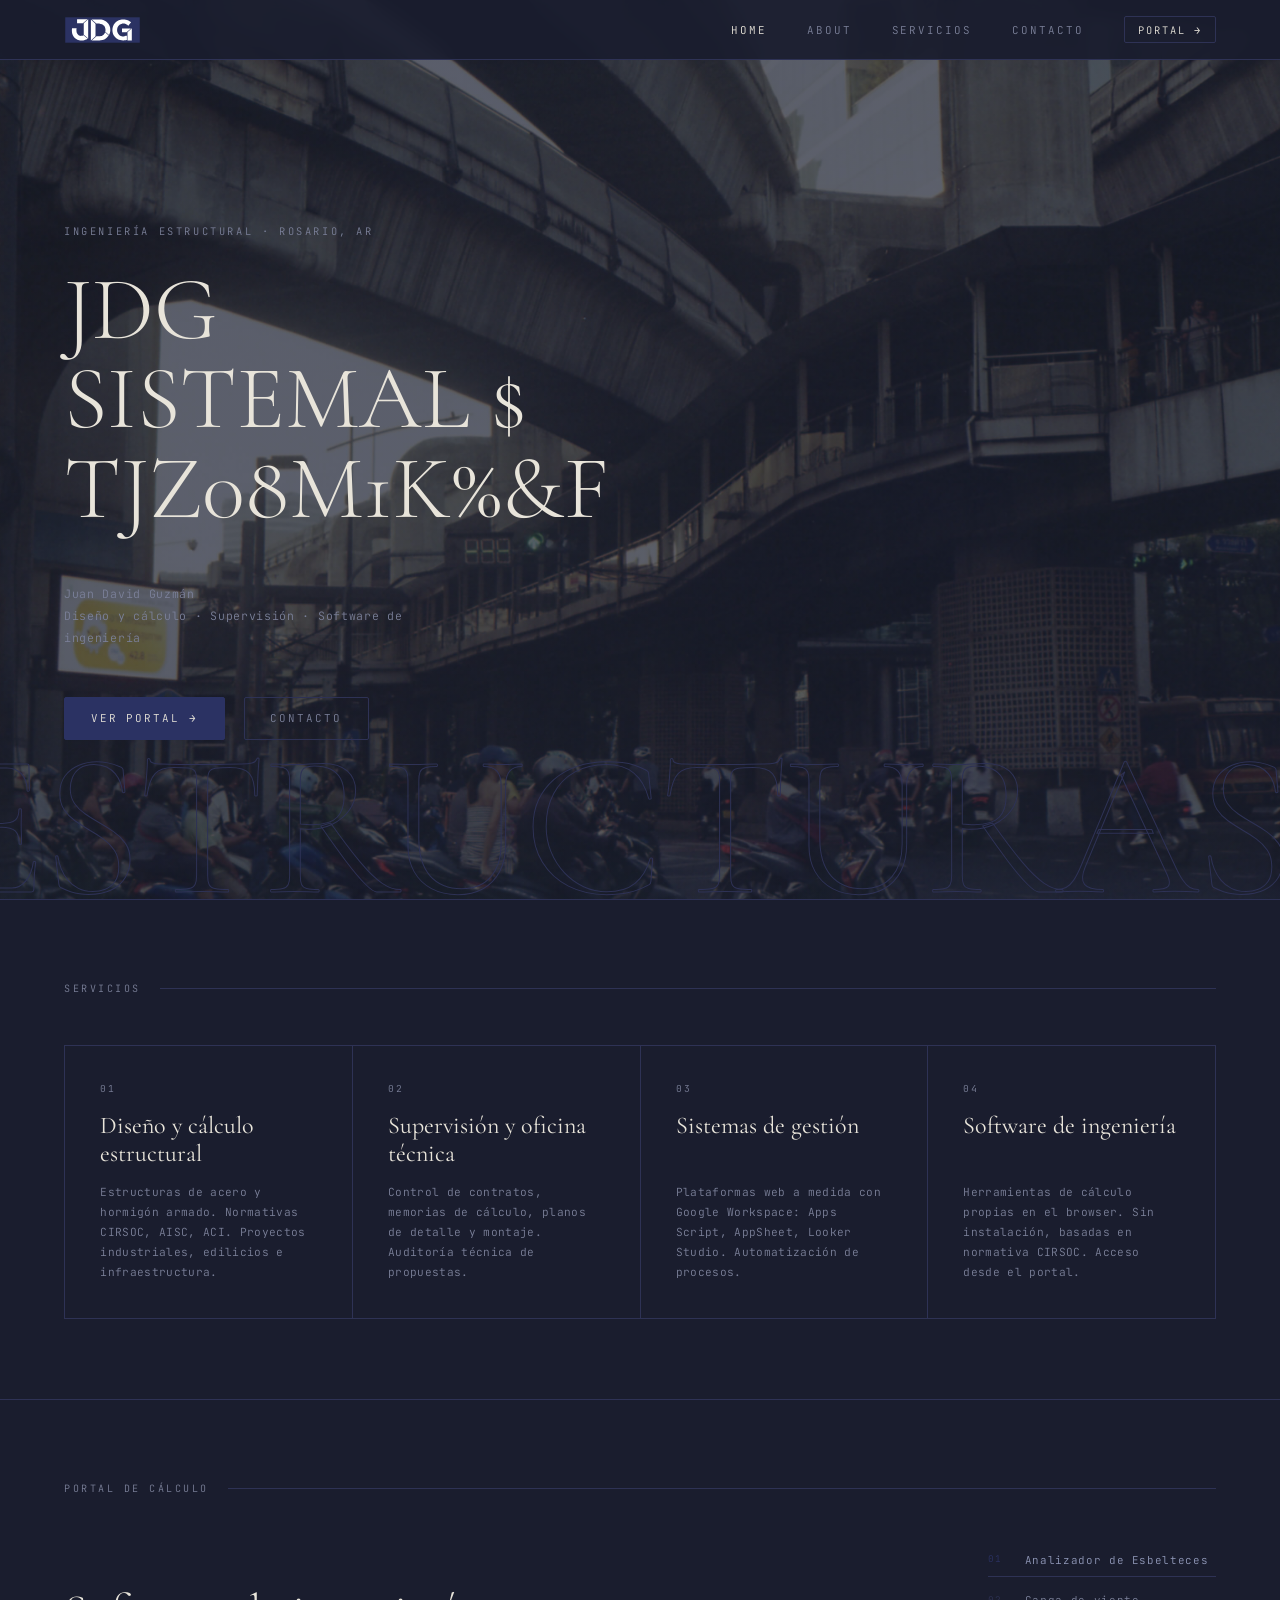
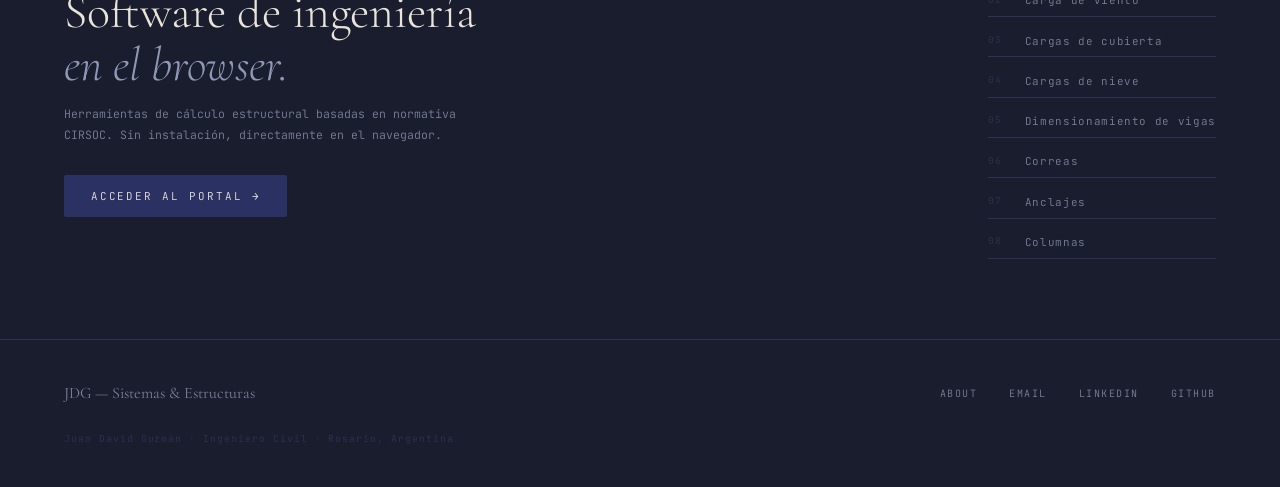
<file: src/index.html>
<!DOCTYPE html>
<html lang="es">
<head>
  <meta charset="UTF-8">
  <meta name="viewport" content="width=device-width, initial-scale=1.0">
  <title>JDG — Sistemas & Estructuras</title>
  <link rel="preconnect" href="https://fonts.googleapis.com">
  <link rel="preconnect" href="https://fonts.gstatic.com" crossorigin>
  <link href="https://fonts.googleapis.com/css2?family=Cormorant+Garamond:ital,wght@0,300;0,400;0,600;1,300&family=JetBrains+Mono:wght@300;400;500&display=swap" rel="stylesheet">

  <link rel="stylesheet" href="assets/css/variables.css">
  <link rel="stylesheet" href="assets/css/site.css">

  <style>
    /* ── HERO ── */
    .hero {
      min-height: 100vh;
      display: flex;
      flex-direction: column;
      justify-content: center;
      padding: 8rem 4rem 4rem;
      position: relative;
      overflow: hidden;
      border-bottom: 1px solid var(--border);
    }

    /* Watermark outline gigante */
    .hero::after {
      content: 'ESTRUCTURAS';
      position: absolute;
      right: -0.05em;
      bottom: -0.15em;
      font-family: var(--font-serif);
      font-size: clamp(6rem, 16vw, 16rem);
      font-weight: 300;
      color: transparent;
      -webkit-text-stroke: 1px var(--border);
      line-height: 1;
      pointer-events: none;
      letter-spacing: -0.02em;
      user-select: none;
    }

    .hero-label {
      font-size: 0.65rem;
      letter-spacing: 0.25em;
      text-transform: uppercase;
      color: var(--muted);
      margin-bottom: 1.5rem;
    }

    .hero-title {
      font-family: var(--font-serif);
      font-weight: 300;
      font-size: clamp(3rem, 7vw, 6rem);
      line-height: 1.0;
      color: var(--text);
      max-width: 700px;
      margin-bottom: 0.2em;
    }

    /* El span que contiene el texto animado */
    #decrypt-target {
      display: block;
    }

    .hero-sub {
      margin-top: 2rem;
      font-size: 0.72rem;
      color: var(--muted);
      letter-spacing: 0.06em;
      line-height: 1.9;
      max-width: 380px;
    }

    .hero-ctas {
      margin-top: 3rem;
      display: flex;
      gap: 1.2rem;
      align-items: center;
    }

    /* ── SERVICIOS ── */
    .services-grid {
      display: grid;
      grid-template-columns: repeat(auto-fill, minmax(260px, 1fr));
      gap: 1px;
      background: var(--border);
      border: 1px solid var(--border);
    }

    .service-card {
      background: var(--bg);
      padding: 2.2rem;
      display: flex;
      flex-direction: column;
      gap: 0.9rem;
      transition: background 0.2s;
      min-height: 220px;
    }
    .service-card:hover { background: var(--surface); }

    .service-num {
      font-size: 0.6rem;
      letter-spacing: 0.2em;
      color: var(--muted);
    }

    .service-title {
      font-family: var(--font-serif);
      font-size: 1.5rem;
      font-weight: 400;
      line-height: 1.15;
      color: var(--text);
    }

    .service-desc {
      font-size: 0.7rem;
      color: var(--muted);
      line-height: 1.8;
      letter-spacing: 0.03em;
      margin-top: auto;
    }

    /* ── PORTAL CTA ── */
    .portal-cta {
      display: flex;
      align-items: center;
      justify-content: space-between;
      gap: 2rem;
      flex-wrap: wrap;
    }

    .portal-cta-text h2 {
      font-family: var(--font-serif);
      font-size: clamp(1.8rem, 4vw, 3rem);
      font-weight: 300;
      line-height: 1.1;
      margin-bottom: 0.8rem;
    }

    .portal-cta-text p {
      font-size: 0.72rem;
      color: var(--muted);
      max-width: 420px;
      line-height: 1.8;
    }

    .portal-modules {
      display: flex;
      flex-direction: column;
      gap: 0.5rem;
      min-width: 220px;
    }

    .module-item {
      display: flex;
      align-items: center;
      gap: 0.8rem;
      font-size: 0.68rem;
      color: var(--muted);
      letter-spacing: 0.06em;
      padding: 0.4rem 0;
      border-bottom: 1px solid var(--border);
    }
    .module-item .mod-num {
      font-size: 0.58rem;
      letter-spacing: 0.12em;
      color: var(--border);
      width: 24px;
    }
    .module-item.live { color: var(--accent); }
    .module-item.live .mod-num { color: var(--navy); }

    /* ── RESPONSIVE ── */
    @media (max-width: 768px) {
      .hero { padding: 7rem 1.5rem 4rem; }
      .portal-cta { flex-direction: column; }
    }
  </style>

  <!-- ══════════════════════════════════════════════════════════
       HERO BG IMAGE — para desactivar, comentar todo este bloque
       Ajustá --hero-overlay-opacity: 0 = imagen pura · 1 = sin imagen
       ══════════════════════════════════════════════════════════ -->
  <style id="hero-bg">
    :root { --hero-overlay-opacity: 0.70; }

    .hero {
      background-image:
        linear-gradient(
          rgba(26, 29, 46, var(--hero-overlay-opacity)),
          rgba(26, 29, 46, var(--hero-overlay-opacity))
        ),
        url('assets/css/bangkok.jpg');
      background-size: auto, cover;
      background-position: center, center;
      background-repeat: no-repeat;
    }
  </style>
  <!-- FIN HERO BG IMAGE ════════════════════════════════════════ -->

</head>

<body>

  <!-- ── NAV ── -->
  <nav>
    <span class="nav-logo">
      <!-- ACOTACIÓN PARA R.P.: Logo blanco sobre fondo oscuro. Cambiar src si se actualiza el asset. -->
      <img src="../marca/jdg/logo.svg" alt="JDG">
    </span>
    <ul class="nav-links">
      <li><a href="index.html" class="active">Home</a></li>
      <li><a href="about.html">About</a></li>
      <li><a href="servicios.html">Servicios</a></li>
      <li><a href="contacto.html">Contacto</a></li>
      <li><a class="nav-portal" href="portal/index.html">Portal →</a></li>
    </ul>
  </nav>

  <!-- ── HERO ── -->
  <section class="hero" id="home">
    <p class="hero-label">Ingeniería estructural · Rosario, AR</p>

    <h1 class="hero-title">
      <!-- La primera línea es fija; la segunda es animada por decrypt.js -->
      JDG<br>
      <span id="decrypt-target"></span>
    </h1>

    <p class="hero-sub">
      Juan David Guzmán<br>
      Diseño y cálculo · Supervisión · Software de ingeniería
    </p>

    <div class="hero-ctas">
      <a class="btn-primary" href="portal/index.html">Ver portal →</a>
      <a class="btn-ghost" href="contacto.html">Contacto</a>
    </div>
  </section>

  <!-- ── SERVICIOS ── -->
  <section id="servicios">
    <div class="section-header">
      <span class="section-label">Servicios</span>
      <div class="section-line"></div>
    </div>

    <div class="services-grid">
      <div class="service-card">
        <span class="service-num">01</span>
        <h3 class="service-title">Diseño y cálculo estructural</h3>
        <p class="service-desc">Estructuras de acero y hormigón armado. Normativas CIRSOC, AISC, ACI. Proyectos industriales, edilicios e infraestructura.</p>
      </div>
      <div class="service-card">
        <span class="service-num">02</span>
        <h3 class="service-title">Supervisión y oficina técnica</h3>
        <p class="service-desc">Control de contratos, memorias de cálculo, planos de detalle y montaje. Auditoría técnica de propuestas.</p>
      </div>
      <div class="service-card">
        <span class="service-num">03</span>
        <h3 class="service-title">Sistemas de gestión</h3>
        <p class="service-desc">Plataformas web a medida con Google Workspace: Apps Script, AppSheet, Looker Studio. Automatización de procesos.</p>
      </div>
      <div class="service-card">
        <span class="service-num">04</span>
        <h3 class="service-title">Software de ingeniería</h3>
        <p class="service-desc">Herramientas de cálculo propias en el browser. Sin instalación, basadas en normativa CIRSOC. Acceso desde el portal.</p>
      </div>
    </div>
  </section>

  <!-- ── PORTAL CTA ── -->
  <section id="portal-cta">
    <div class="section-header">
      <span class="section-label">Portal de cálculo</span>
      <div class="section-line"></div>
    </div>

    <div class="portal-cta">
      <div class="portal-cta-text">
        <h2>Software de ingeniería<br><em style="font-style:italic; color: var(--accent);">en el browser.</em></h2>
        <p>Herramientas de cálculo estructural basadas en normativa CIRSOC. Sin instalación, directamente en el navegador.</p>
        <a class="btn-primary" href="portal/index.html" style="display:inline-block; margin-top: 1.8rem;">Acceder al portal →</a>
      </div>

      <div class="portal-modules">
        <div class="module-item live">
          <span class="mod-num">01</span>
          Analizador de Esbelteces
        </div>
        <div class="module-item">
          <span class="mod-num">02</span>
          Carga de viento
        </div>
        <div class="module-item">
          <span class="mod-num">03</span>
          Cargas de cubierta
        </div>
        <div class="module-item">
          <span class="mod-num">04</span>
          Cargas de nieve
        </div>
        <div class="module-item">
          <span class="mod-num">05</span>
          Dimensionamiento de vigas
        </div>
        <div class="module-item">
          <span class="mod-num">06</span>
          Correas
        </div>
        <div class="module-item">
          <span class="mod-num">07</span>
          Anclajes
        </div>
        <div class="module-item">
          <span class="mod-num">08</span>
          Columnas
        </div>
      </div>
    </div>
  </section>

  <!-- ── FOOTER ── -->
  <footer>
    <span class="footer-brand">JDG — Sistemas & Estructuras</span>
    <ul class="footer-links">
      <li><a href="about.html">About</a></li>
      <li><a href="mailto:ing.guzmanjuandavid@gmail.com">Email</a></li>
      <li><a href="https://www.linkedin.com/in/ingjdg/" target="_blank" rel="noopener">LinkedIn</a></li>
      <li><a href="https://github.com/jdging" target="_blank" rel="noopener">GitHub</a></li>
    </ul>
    <p class="footer-copy">Juan David Guzmán · Ingeniero Civil · Rosario, Argentina</p>
  </footer>

  <!-- ── ANIMACIÓN DECRYPT ── -->
  <!-- Qué hace: revela "SISTEMAS & ESTRUCTURAS" letra por letra con chars random -->
  <!-- Cómo funciona: cada letra pasa por N frames de caracteres aleatorios antes de fijarse -->
  <script>
    (function() {
      const TARGET = 'SISTEMAS & ESTRUCTURAS';
      const CHARS  = 'ABCDEFGHIJKLMNOPQRSTUVWXYZ0123456789@#$%&';
      const FRAME_INTERVAL = 30;  // ms entre frames
      const SCRAMBLE_STEPS = 5;   // cuántas veces cambia cada letra antes de fijarse

      const el = document.getElementById('decrypt-target');

      // Construye el estado inicial: todo underscore
      let revealed = Array(TARGET.length).fill(false);
      let steps    = Array(TARGET.length).fill(0);

      function randomChar() {
        return CHARS[Math.floor(Math.random() * CHARS.length)];
      }

      function render() {
        let output = '';
        for (let i = 0; i < TARGET.length; i++) {
          if (TARGET[i] === ' ') {
            output += ' ';
          } else if (revealed[i]) {
            output += TARGET[i];
          } else {
            output += randomChar();
          }
        }
        el.textContent = output;
      }

      // Revela de izquierda a derecha, con un delay entre letras
      let currentLetter = 0;

      function tick() {
        render();

        // Avanza la letra actual
        if (currentLetter < TARGET.length) {
          if (TARGET[currentLetter] === ' ') {
            revealed[currentLetter] = true;
            currentLetter++;
          } else {
            steps[currentLetter]++;
            if (steps[currentLetter] >= SCRAMBLE_STEPS) {
              revealed[currentLetter] = true;
              currentLetter++;
            }
          }
        }

        if (currentLetter < TARGET.length) {
          setTimeout(tick, FRAME_INTERVAL);
        } else {
          // Última render con todo fijo
          el.textContent = TARGET;
        }
      }

      // Arranca con un delay inicial
      setTimeout(tick, 600);
    })();
  </script>

</body>
</html>
</file>
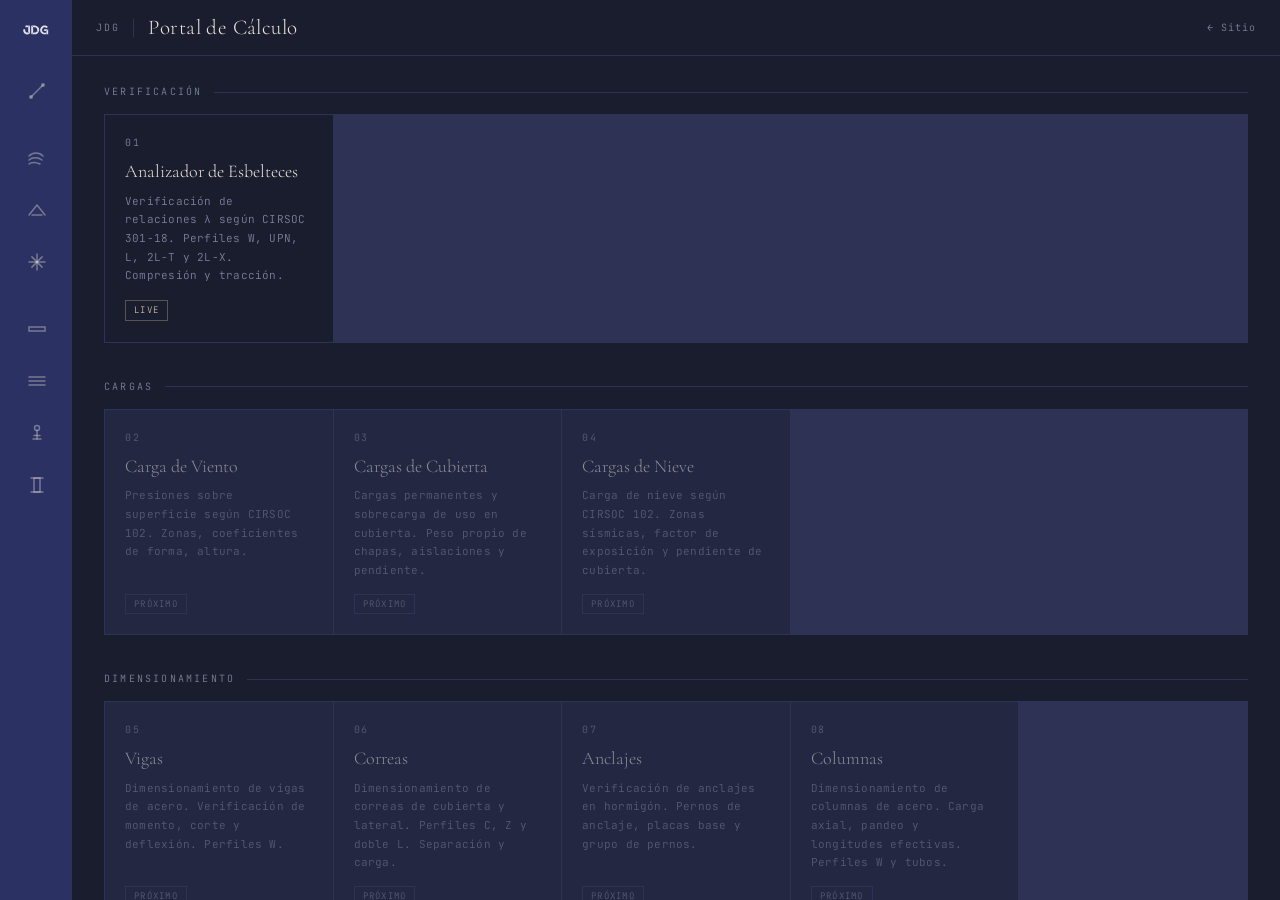
<file: src/portal/index.html>
<!DOCTYPE html>
<html lang="es">
<head>
  <meta charset="UTF-8">
  <meta name="viewport" content="width=device-width, initial-scale=1.0">
  <title>Portal de Cálculo — JDG</title>

  <link rel="preconnect" href="https://fonts.googleapis.com">
  <link rel="preconnect" href="https://fonts.gstatic.com" crossorigin>
  <link href="https://fonts.googleapis.com/css2?family=Cormorant+Garamond:ital,wght@0,300;0,400;0,600;1,300&family=JetBrains+Mono:wght@300;400;500&display=swap" rel="stylesheet">

  <link rel="stylesheet" href="../assets/css/variables.css">
  <link rel="stylesheet" href="../assets/css/portal.css">

  <style>
    /* ============================================================
       CONTENIDO DEL HUB — scrolleable
       ============================================================ */
    .hub-body {
      flex: 1;
      overflow-y: auto;
      padding: 28px 32px;
    }

    /* Grupo de módulos (Verificación / Cargas / Dimensionamiento) */
    .module-group {
      margin-bottom: 36px;
    }

    .group-label {
      font-size: 10px;
      letter-spacing: 0.22em;
      text-transform: uppercase;
      color: var(--muted);
      margin-bottom: 14px;
      display: flex;
      align-items: center;
      gap: 12px;
    }

    .group-label::after {
      content: '';
      flex: 1;
      height: 1px;
      background: var(--border);
    }

    /* Grid de tarjetas — 3 por fila en pantallas anchas */
    .module-grid {
      display: grid;
      grid-template-columns: repeat(auto-fill, minmax(220px, 1fr));
      gap: 1px;
      background: var(--border);
      border: 1px solid var(--border);
    }

    /* ============================================================
       TARJETA DE MÓDULO
       ============================================================ */
    .module-card {
      background: var(--bg);
      padding: 20px;
      display: flex;
      flex-direction: column;
      gap: 10px;
      min-height: 140px;
      position: relative;
      transition: background 0.2s;
    }

    /* Solo las tarjetas live son clickeables */
    .module-card.live {
      cursor: pointer;
      text-decoration: none;
      color: inherit;
    }

    .module-card.live:hover {
      background: var(--surface);
    }

    .module-card.live:hover .card-arrow {
      opacity: 1;
      transform: translateX(0);
    }

    .module-card.soon {
      opacity: 0.5;
      cursor: default;
    }

    .card-num {
      font-size: 10px;
      letter-spacing: 0.16em;
      color: var(--muted);
    }

    .card-name {
      font-family: var(--font-serif);
      font-size: 18px;
      font-weight: 300;
      color: var(--text);
      line-height: 1.15;
    }

    .card-desc {
      font-size: 11px;
      color: var(--muted);
      line-height: 1.7;
      letter-spacing: 0.02em;
      flex: 1;
    }

    .card-footer {
      display: flex;
      align-items: center;
      justify-content: space-between;
      margin-top: 4px;
    }

    .badge-live {
      font-size: 9px;
      letter-spacing: 0.14em;
      text-transform: uppercase;
      color: var(--accent);
      border: 1px solid rgba(201, 185, 154, 0.35);
      padding: 2px 8px;
    }

    .badge-soon {
      font-size: 9px;
      letter-spacing: 0.14em;
      text-transform: uppercase;
      color: var(--muted);
      border: 1px solid var(--border);
      padding: 2px 8px;
    }

    /* Flecha que aparece al hover en módulos live */
    .card-arrow {
      font-size: 14px;
      color: var(--accent);
      opacity: 0;
      transform: translateX(-4px);
      transition: opacity 0.2s, transform 0.2s;
    }

</style>
</head>
<body>

<div class="portal-layout">

  <!-- ===========================================================
       SIDEBAR
       =========================================================== -->
  <nav class="sidebar">

    <a href="index.html" style="display:block">
      <img src="../../marca/jdg/logo.svg" alt="JDG" class="sidebar-logo">
    </a>

    <div class="sidebar-nav">

      <a href="esbelteces.html" class="sidebar-item" data-tip="01 · Esbelteces">
        <svg class="sidebar-icon" viewBox="0 0 20 20" fill="none" stroke="currentColor" stroke-width="1.5" stroke-linecap="round">
          <line x1="4" y1="16" x2="16" y2="4"/>
          <circle cx="4" cy="16" r="2" fill="currentColor" stroke="none"/>
          <circle cx="16" cy="4" r="2" fill="currentColor" stroke="none"/>
        </svg>
      </a>

      <div class="sidebar-divider"></div>

      <a href="#" class="sidebar-item disabled" data-tip="02 · Viento  (próximo)">
        <svg class="sidebar-icon" viewBox="0 0 20 20" fill="none" stroke="currentColor" stroke-width="1.5" stroke-linecap="round">
          <path d="M2 8 C6 4 12 4 16 8"/>
          <path d="M2 12 C5 9 11 9 15 12"/>
          <path d="M2 16 C4 14 9 14 13 16"/>
        </svg>
      </a>

      <a href="#" class="sidebar-item disabled" data-tip="03 · Cubierta  (próximo)">
        <svg class="sidebar-icon" viewBox="0 0 20 20" fill="none" stroke="currentColor" stroke-width="1.5" stroke-linecap="round" stroke-linejoin="round">
          <path d="M2 15 L10 5 L18 15"/>
          <line x1="5" y1="15" x2="15" y2="15"/>
        </svg>
      </a>

      <a href="#" class="sidebar-item disabled" data-tip="04 · Nieve  (próximo)">
        <svg class="sidebar-icon" viewBox="0 0 20 20" fill="none" stroke="currentColor" stroke-width="1.5" stroke-linecap="round">
          <line x1="10" y1="2" x2="10" y2="18"/>
          <line x1="2" y1="10" x2="18" y2="10"/>
          <line x1="4.9" y1="4.9" x2="15.1" y2="15.1"/>
          <line x1="15.1" y1="4.9" x2="4.9" y2="15.1"/>
        </svg>
      </a>

      <div class="sidebar-divider"></div>

      <a href="#" class="sidebar-item disabled" data-tip="05 · Vigas  (próximo)">
        <svg class="sidebar-icon" viewBox="0 0 20 20" fill="none" stroke="currentColor" stroke-width="1.5" stroke-linecap="round">
          <rect x="2" y="8" width="16" height="4"/>
        </svg>
      </a>

      <a href="#" class="sidebar-item disabled" data-tip="06 · Correas  (próximo)">
        <svg class="sidebar-icon" viewBox="0 0 20 20" fill="none" stroke="currentColor" stroke-width="1.5" stroke-linecap="round">
          <line x1="2" y1="6" x2="18" y2="6"/>
          <line x1="2" y1="10" x2="18" y2="10"/>
          <line x1="2" y1="14" x2="18" y2="14"/>
        </svg>
      </a>

      <a href="#" class="sidebar-item disabled" data-tip="07 · Anclajes  (próximo)">
        <svg class="sidebar-icon" viewBox="0 0 20 20" fill="none" stroke="currentColor" stroke-width="1.5" stroke-linecap="round">
          <circle cx="10" cy="5" r="2.5"/>
          <line x1="10" y1="7.5" x2="10" y2="16"/>
          <line x1="6" y1="16" x2="14" y2="16"/>
          <line x1="7" y1="12.5" x2="13" y2="12.5"/>
        </svg>
      </a>

      <a href="#" class="sidebar-item disabled" data-tip="08 · Columnas  (próximo)">
        <svg class="sidebar-icon" viewBox="0 0 20 20" fill="none" stroke="currentColor" stroke-width="1.5" stroke-linecap="round">
          <rect x="7" y="3" width="6" height="14"/>
          <line x1="4" y1="3" x2="16" y2="3"/>
          <line x1="4" y1="17" x2="16" y2="17"/>
        </svg>
      </a>

    </div>
  </nav>

  <!-- ===========================================================
       MAIN
       =========================================================== -->
  <div class="main">

    <header class="module-header">
      <span class="header-tag">JDG</span>
      <div class="header-sep"></div>
      <h1 class="header-title">Portal de Cálculo</h1>
      <a class="header-back" href="../index.html">← Sitio</a>
    </header>

    <div class="hub-body">

      <!-- GRUPO: Verificación -->
      <div class="module-group">
        <p class="group-label">Verificación</p>
        <div class="module-grid">

          <a href="esbelteces.html" class="module-card live">
            <span class="card-num">01</span>
            <span class="card-name">Analizador de Esbelteces</span>
            <p class="card-desc">
              Verificación de relaciones λ según CIRSOC 301-18.
              Perfiles W, UPN, L, 2L-T y 2L-X. Compresión y tracción.
            </p>
            <div class="card-footer">
              <span class="badge-live">Live</span>
              <span class="card-arrow">→</span>
            </div>
          </a>

        </div>
      </div>

      <!-- GRUPO: Cargas -->
      <div class="module-group">
        <p class="group-label">Cargas</p>
        <div class="module-grid">

          <div class="module-card soon">
            <span class="card-num">02</span>
            <span class="card-name">Carga de Viento</span>
            <p class="card-desc">
              Presiones sobre superficie según CIRSOC 102.
              Zonas, coeficientes de forma, altura.
            </p>
            <div class="card-footer">
              <span class="badge-soon">Próximo</span>
            </div>
          </div>

          <div class="module-card soon">
            <span class="card-num">03</span>
            <span class="card-name">Cargas de Cubierta</span>
            <p class="card-desc">
              Cargas permanentes y sobrecarga de uso en cubierta.
              Peso propio de chapas, aislaciones y pendiente.
            </p>
            <div class="card-footer">
              <span class="badge-soon">Próximo</span>
            </div>
          </div>

          <div class="module-card soon">
            <span class="card-num">04</span>
            <span class="card-name">Cargas de Nieve</span>
            <p class="card-desc">
              Carga de nieve según CIRSOC 102.
              Zonas sísmicas, factor de exposición y pendiente de cubierta.
            </p>
            <div class="card-footer">
              <span class="badge-soon">Próximo</span>
            </div>
          </div>

        </div>
      </div>

      <!-- GRUPO: Dimensionamiento -->
      <div class="module-group">
        <p class="group-label">Dimensionamiento</p>
        <div class="module-grid">

          <div class="module-card soon">
            <span class="card-num">05</span>
            <span class="card-name">Vigas</span>
            <p class="card-desc">
              Dimensionamiento de vigas de acero.
              Verificación de momento, corte y deflexión. Perfiles W.
            </p>
            <div class="card-footer">
              <span class="badge-soon">Próximo</span>
            </div>
          </div>

          <div class="module-card soon">
            <span class="card-num">06</span>
            <span class="card-name">Correas</span>
            <p class="card-desc">
              Dimensionamiento de correas de cubierta y lateral.
              Perfiles C, Z y doble L. Separación y carga.
            </p>
            <div class="card-footer">
              <span class="badge-soon">Próximo</span>
            </div>
          </div>

          <div class="module-card soon">
            <span class="card-num">07</span>
            <span class="card-name">Anclajes</span>
            <p class="card-desc">
              Verificación de anclajes en hormigón.
              Pernos de anclaje, placas base y grupo de pernos.
            </p>
            <div class="card-footer">
              <span class="badge-soon">Próximo</span>
            </div>
          </div>

          <div class="module-card soon">
            <span class="card-num">08</span>
            <span class="card-name">Columnas</span>
            <p class="card-desc">
              Dimensionamiento de columnas de acero.
              Carga axial, pandeo y longitudes efectivas. Perfiles W y tubos.
            </p>
            <div class="card-footer">
              <span class="badge-soon">Próximo</span>
            </div>
          </div>

        </div>
      </div>

    </div><!-- /hub-body -->
  </div><!-- /main -->

</div><!-- /portal-layout -->

</body>
</html>
</file>
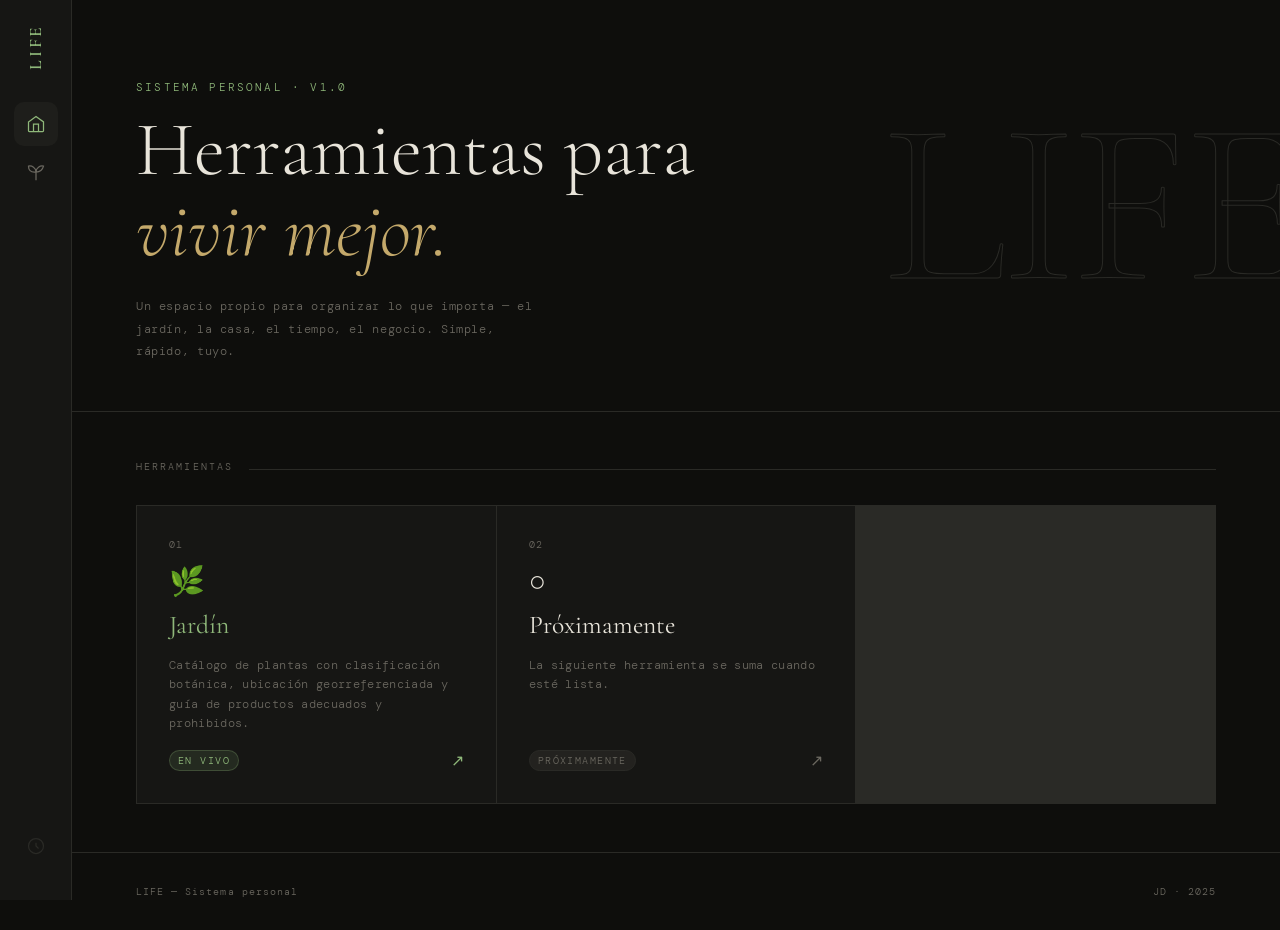
<file: ejemplo/LIFE.html>
<!DOCTYPE html>
<html lang="es">
<head>
<meta charset="UTF-8">
<meta name="viewport" content="width=device-width, initial-scale=1.0">
<title>LIFE</title>
<link href="https://fonts.googleapis.com/css2?family=Cormorant+Garamond:ital,wght@0,300;0,400;0,600;1,300;1,400&family=DM+Mono:wght@300;400&display=swap" rel="stylesheet">
<style>
  :root {
    --bg: #0e0e0c;
    --surface: #161614;
    --surface2: #1e1e1b;
    --border: #2a2a26;
    --text: #e8e4da;
    --muted: #6b6860;
    --accent: #8fb87a;
    --accent2: #c4a96b;
    --sidebar-w: 72px;
  }

  * { box-sizing: border-box; margin: 0; padding: 0; }

  body {
    background: var(--bg);
    color: var(--text);
    font-family: 'DM Mono', monospace;
    font-weight: 300;
    min-height: 100vh;
    display: flex;
  }

  /* ── SIDEBAR ── */
  .sidebar {
    width: var(--sidebar-w);
    min-height: 100vh;
    background: var(--surface);
    border-right: 1px solid var(--border);
    display: flex;
    flex-direction: column;
    align-items: center;
    padding: 1.5rem 0;
    position: fixed;
    left: 0;
    top: 0;
    bottom: 0;
    z-index: 100;
    gap: 0;
  }

  .sidebar-logo {
    font-family: 'Cormorant Garamond', serif;
    font-size: 1.1rem;
    font-weight: 600;
    color: var(--accent);
    letter-spacing: 0.15em;
    writing-mode: vertical-rl;
    text-orientation: mixed;
    transform: rotate(180deg);
    margin-bottom: 2rem;
    text-decoration: none;
  }

  .sidebar-nav {
    display: flex;
    flex-direction: column;
    align-items: center;
    gap: 0.25rem;
    flex: 1;
  }

  .nav-item {
    width: 44px;
    height: 44px;
    display: flex;
    align-items: center;
    justify-content: center;
    border-radius: 10px;
    cursor: pointer;
    transition: background 0.2s, color 0.2s;
    color: var(--muted);
    text-decoration: none;
    position: relative;
  }
  .nav-item:hover { background: var(--surface2); color: var(--text); }
  .nav-item.active { background: var(--surface2); color: var(--accent); }

  .nav-item svg { width: 20px; height: 20px; }

  .nav-tooltip {
    position: absolute;
    left: calc(100% + 12px);
    background: var(--surface2);
    border: 1px solid var(--border);
    color: var(--text);
    font-size: 0.7rem;
    letter-spacing: 0.08em;
    text-transform: uppercase;
    padding: 0.3rem 0.6rem;
    border-radius: 4px;
    white-space: nowrap;
    opacity: 0;
    pointer-events: none;
    transition: opacity 0.15s;
  }
  .nav-item:hover .nav-tooltip { opacity: 1; }

  .sidebar-bottom {
    display: flex;
    flex-direction: column;
    align-items: center;
    gap: 0.25rem;
    padding-bottom: 0.5rem;
  }

  /* ── MAIN ── */
  .main {
    margin-left: var(--sidebar-w);
    flex: 1;
    display: flex;
    flex-direction: column;
    min-height: 100vh;
  }

  /* ── HERO ── */
  .hero {
    padding: 5rem 4rem 3rem;
    border-bottom: 1px solid var(--border);
    position: relative;
    overflow: hidden;
  }

  .hero::before {
    content: 'LIFE';
    position: absolute;
    right: -0.1em;
    top: 50%;
    transform: translateY(-50%);
    font-family: 'Cormorant Garamond', serif;
    font-size: clamp(8rem, 18vw, 18rem);
    font-weight: 300;
    color: transparent;
    -webkit-text-stroke: 1px var(--border);
    line-height: 1;
    pointer-events: none;
    letter-spacing: -0.02em;
  }

  .hero-label {
    font-size: 0.68rem;
    letter-spacing: 0.2em;
    text-transform: uppercase;
    color: var(--accent);
    margin-bottom: 1rem;
  }

  .hero-title {
    font-family: 'Cormorant Garamond', serif;
    font-size: clamp(2.5rem, 6vw, 5rem);
    font-weight: 300;
    line-height: 1.05;
    color: var(--text);
    max-width: 600px;
  }

  .hero-title em {
    font-style: italic;
    color: var(--accent2);
  }

  .hero-sub {
    margin-top: 1.5rem;
    font-size: 0.78rem;
    color: var(--muted);
    letter-spacing: 0.05em;
    line-height: 1.8;
    max-width: 400px;
  }

  /* ── TOOLS GRID ── */
  .tools-section {
    padding: 3rem 4rem;
  }

  .section-header {
    display: flex;
    align-items: baseline;
    gap: 1rem;
    margin-bottom: 2rem;
  }
  .section-title {
    font-size: 0.65rem;
    letter-spacing: 0.2em;
    text-transform: uppercase;
    color: var(--muted);
  }
  .section-line {
    flex: 1;
    height: 1px;
    background: var(--border);
  }

  .tools-grid {
    display: grid;
    grid-template-columns: repeat(auto-fill, minmax(280px, 1fr));
    gap: 1px;
    background: var(--border);
    border: 1px solid var(--border);
  }

  .tool-card {
    background: var(--surface);
    padding: 2rem;
    text-decoration: none;
    color: inherit;
    display: flex;
    flex-direction: column;
    gap: 1rem;
    transition: background 0.2s;
    position: relative;
    overflow: hidden;
    min-height: 200px;
  }
  .tool-card:hover { background: var(--surface2); }
  .tool-card:hover .tool-arrow { transform: translate(3px, -3px); }

  .tool-card.coming-soon {
    opacity: 0.4;
    cursor: default;
    pointer-events: none;
  }

  .tool-num {
    font-size: 0.6rem;
    letter-spacing: 0.15em;
    color: var(--muted);
  }

  .tool-icon {
    font-size: 1.8rem;
    line-height: 1;
  }

  .tool-name {
    font-family: 'Cormorant Garamond', serif;
    font-size: 1.6rem;
    font-weight: 400;
    line-height: 1.1;
    color: var(--text);
  }

  .tool-desc {
    font-size: 0.72rem;
    color: var(--muted);
    line-height: 1.7;
    letter-spacing: 0.03em;
  }

  .tool-footer {
    margin-top: auto;
    display: flex;
    align-items: center;
    justify-content: space-between;
  }

  .tool-status {
    font-size: 0.6rem;
    letter-spacing: 0.15em;
    text-transform: uppercase;
    padding: 0.2rem 0.5rem;
    border-radius: 20px;
  }
  .tool-status.live {
    background: rgba(143, 184, 122, 0.12);
    color: var(--accent);
    border: 1px solid rgba(143, 184, 122, 0.25);
  }
  .tool-status.soon {
    background: rgba(107, 104, 96, 0.15);
    color: var(--muted);
    border: 1px solid var(--border);
  }

  .tool-arrow {
    color: var(--muted);
    transition: transform 0.2s;
    font-size: 1rem;
  }

  .tool-card.active .tool-name { color: var(--accent); }
  .tool-card.active .tool-arrow { color: var(--accent); }

  /* ── FOOTER ── */
  .footer {
    margin-top: auto;
    padding: 2rem 4rem;
    border-top: 1px solid var(--border);
    display: flex;
    align-items: center;
    justify-content: space-between;
    font-size: 0.65rem;
    letter-spacing: 0.1em;
    color: var(--muted);
  }

  /* ── ANIMATIONS ── */
  @keyframes fadeUp {
    from { opacity: 0; transform: translateY(16px); }
    to { opacity: 1; transform: translateY(0); }
  }

  .hero-label { animation: fadeUp 0.5s ease both; }
  .hero-title { animation: fadeUp 0.5s 0.1s ease both; }
  .hero-sub { animation: fadeUp 0.5s 0.2s ease both; }
  .tool-card { animation: fadeUp 0.5s ease both; }
  .tool-card:nth-child(1) { animation-delay: 0.15s; }
  .tool-card:nth-child(2) { animation-delay: 0.2s; }
  .tool-card:nth-child(3) { animation-delay: 0.25s; }
  .tool-card:nth-child(4) { animation-delay: 0.3s; }

  /* ── RESPONSIVE ── */
  @media (max-width: 640px) {
    .hero { padding: 3rem 1.5rem 2rem; }
    .tools-section { padding: 2rem 1.5rem; }
    .footer { padding: 1.5rem; flex-direction: column; gap: 0.5rem; }
  }
</style>
</head>
<body>

<!-- SIDEBAR -->
<nav class="sidebar">
  <a href="index.html" class="sidebar-logo">LIFE</a>

  <div class="sidebar-nav">
    <!-- Home -->
    <a href="index.html" class="nav-item active">
      <svg viewBox="0 0 24 24" fill="none" stroke="currentColor" stroke-width="1.5"><path d="M3 9.5L12 3l9 6.5V20a1 1 0 01-1 1H4a1 1 0 01-1-1V9.5z"/><path d="M9 21V12h6v9"/></svg>
      <span class="nav-tooltip">Inicio</span>
    </a>

    <!-- Jardín -->
    <a href="jardin/index.html" class="nav-item">
      <svg viewBox="0 0 24 24" fill="none" stroke="currentColor" stroke-width="1.5"><path d="M12 22V12m0 0C12 7 7 4 3 5c0 4 2 8 9 7m0 0c0-5 5-8 9-7-1 4-4 7-9 7"/></svg>
      <span class="nav-tooltip">Jardín</span>
    </a>
  </div>

  <div class="sidebar-bottom">
    <div class="nav-item" style="cursor:default;color:var(--border)">
      <svg viewBox="0 0 24 24" fill="none" stroke="currentColor" stroke-width="1.5"><circle cx="12" cy="12" r="9"/><path d="M12 8v4l3 3"/></svg>
      <span class="nav-tooltip">Próximamente</span>
    </div>
  </div>
</nav>

<!-- MAIN -->
<main class="main">

  <!-- HERO -->
  <section class="hero">
    <div class="hero-label">Sistema personal · v1.0</div>
    <h1 class="hero-title">Herramientas para<br><em>vivir mejor.</em></h1>
    <p class="hero-sub">Un espacio propio para organizar lo que importa — el jardín, la casa, el tiempo, el negocio. Simple, rápido, tuyo.</p>
  </section>

  <!-- TOOLS -->
  <section class="tools-section">
    <div class="section-header">
      <span class="section-title">Herramientas</span>
      <div class="section-line"></div>
    </div>

    <div class="tools-grid">

      <a href="jardin/index.html" class="tool-card active">
        <div class="tool-num">01</div>
        <div class="tool-icon">🌿</div>
        <div class="tool-name">Jardín</div>
        <p class="tool-desc">Catálogo de plantas con clasificación botánica, ubicación georreferenciada y guía de productos adecuados y prohibidos.</p>
        <div class="tool-footer">
          <span class="tool-status live">En vivo</span>
          <span class="tool-arrow">↗</span>
        </div>
      </a>

      <div class="tool-card coming-soon">
        <div class="tool-num">02</div>
        <div class="tool-icon">○</div>
        <div class="tool-name">Próximamente</div>
        <p class="tool-desc">La siguiente herramienta se suma cuando esté lista.</p>
        <div class="tool-footer">
          <span class="tool-status soon">Próximamente</span>
          <span class="tool-arrow">↗</span>
        </div>
      </div>

    </div>
  </section>

  <footer class="footer">
    <span>LIFE — Sistema personal</span>
    <span>JD · 2025</span>
  </footer>

</main>

</body>
</html>
</file>
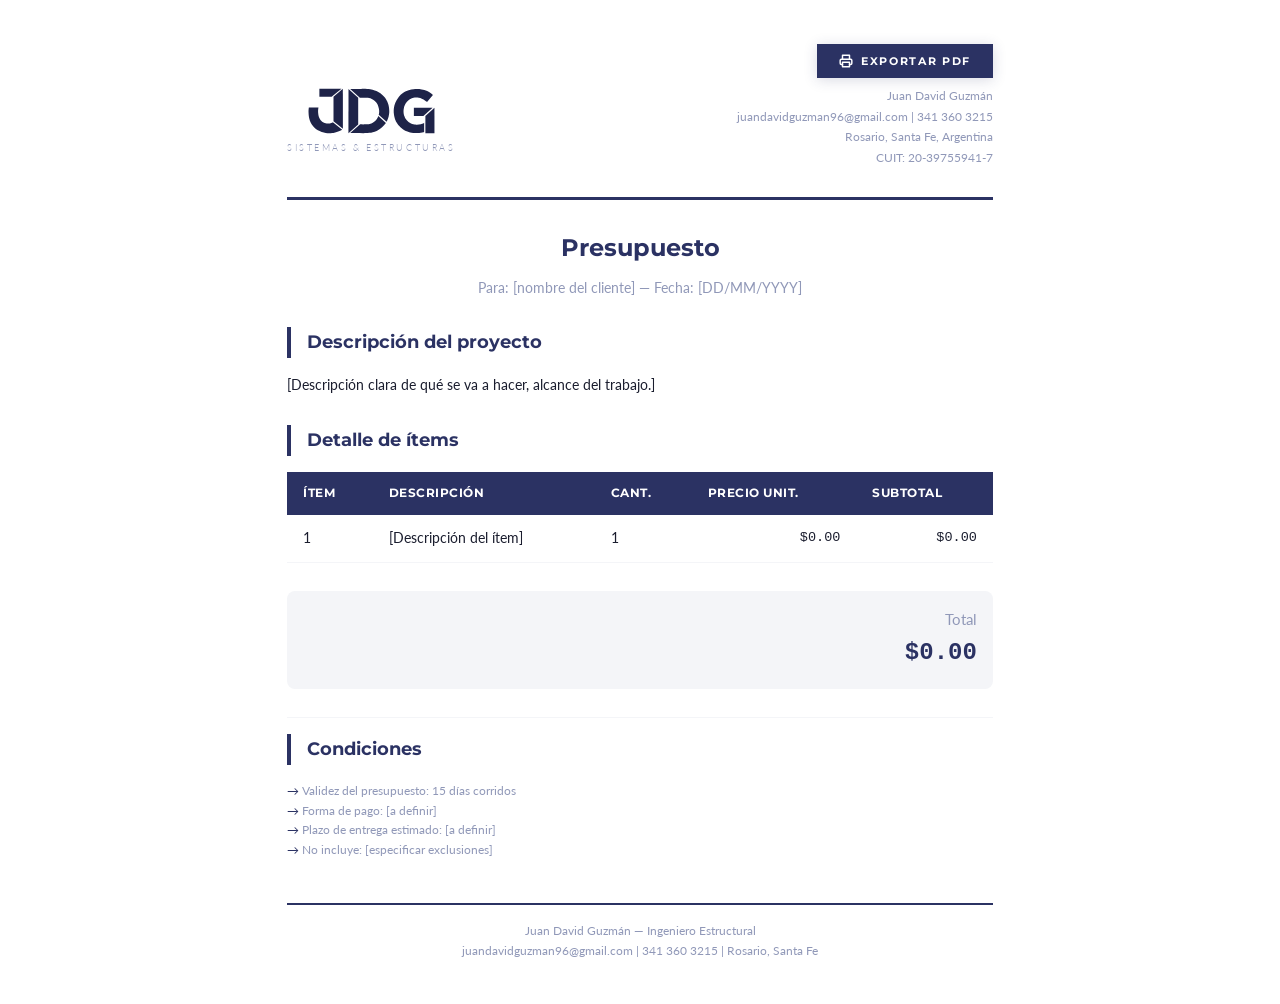
<file: presupuesto/template.html>
<!DOCTYPE html>
<html lang="es" data-marca="jdg">
<head>
  <meta charset="UTF-8">
  <meta name="viewport" content="width=device-width, initial-scale=1.0">
  <title>Documento — JDG</title>

  <!-- ACOTACIÓN PARA R.P.: Los estilos de marca se cargan desde colores.css -->
  <link rel="stylesheet" href="../marca/jdg/colores.css">

  <style>
    /* === LAYOUT DEL DOCUMENTO === */
    /* ACOTACIÓN PARA R.P.: Estructura general del documento. Modificar márgenes y anchos acá. */

    * { margin: 0; padding: 0; box-sizing: border-box; }

    body {
      max-width: 210mm; /* A4 width */
      margin: 0 auto;
      padding: var(--jdg-spacing-xl);
      background: var(--jdg-white);
    }

    /* === HEADER === */
    /* ACOTACIÓN PARA R.P.: El header contiene logo + subtítulo a la izquierda, datos a la derecha. */
    .doc-header {
      display: flex;
      justify-content: space-between;
      align-items: flex-start;
      padding-bottom: var(--jdg-spacing-lg);
      border-bottom: 3px solid var(--jdg-primary);
      margin-bottom: var(--jdg-spacing-lg);
    }

    .doc-header .logo {
      display: flex;
      flex-direction: column;
      align-items: center;
    }

    .doc-header .logo img {
      height: 50px;
    }

    /* ACOTACIÓN PARA R.P.: Subtítulo debajo del logo. Lato light, uppercase, espaciado. */
    .doc-header .logo-sub {
      font-family: var(--jdg-font-body);
      font-weight: 300;
      font-size: 8.5px;
      letter-spacing: 0.30em;
      text-transform: uppercase;
      color: var(--jdg-mid-gray);
      margin-top: 5px;
    }

    .doc-header .datos {
      text-align: right;
      font-size: var(--jdg-font-size-small);
      color: var(--jdg-mid-gray);
      line-height: 1.8;
    }

    /* === TÍTULO DEL DOCUMENTO === */
    .doc-titulo {
      text-align: center;
      margin-bottom: var(--jdg-spacing-lg);
    }

    .doc-titulo h1 {
      font-size: var(--jdg-font-size-h1);
      color: var(--jdg-primary);
      margin-bottom: var(--jdg-spacing-sm);
    }

    .doc-titulo .subtitulo {
      color: var(--jdg-mid-gray);
      font-size: var(--jdg-font-size-base);
    }

    /* === SECCIONES === */
    /* ACOTACIÓN PARA R.P.: Cada sección del documento usa esta clase.
       Nota: el colores.css tiene h2 a 14px (pensado para labels uppercase del presupuesto oscuro).
       Acá se sobreescribe a 18px para que los títulos se lean bien en fondo blanco. */
    .doc-seccion {
      margin-bottom: var(--jdg-spacing-lg);
    }

    .doc-seccion h2 {
      font-size: 18px;
      color: var(--jdg-primary);
      border-left: 4px solid var(--jdg-primary);
      padding-left: var(--jdg-spacing-md);
      margin-bottom: var(--jdg-spacing-md);
    }

    .doc-seccion h3 {
      font-size: 15px;
      margin-bottom: var(--jdg-spacing-sm);
    }

    .doc-seccion p {
      margin-bottom: var(--jdg-spacing-sm);
    }

    /* === TABLA DE ITEMS (para presupuestos) === */
    /* ACOTACIÓN PARA R.P.: Tabla principal de ítems/precios. */
    .tabla-items {
      width: 100%;
      border-collapse: collapse;
      margin-bottom: var(--jdg-spacing-lg);
    }

    .tabla-items th {
      background: var(--jdg-primary);
      color: var(--jdg-white);
      padding: 12px 16px;
      text-align: left;
      font-family: var(--jdg-font-heading);
      font-size: var(--jdg-font-size-small);
      text-transform: uppercase;
      letter-spacing: 0.5px;
    }

    .tabla-items td {
      padding: 12px 16px;
      border-bottom: 1px solid var(--jdg-light-gray);
    }

    .tabla-items tr:nth-child(even) {
      background: var(--jdg-light-gray);
    }

    .tabla-items .monto {
      text-align: right;
      font-family: var(--jdg-font-mono);
    }

    /* === TOTAL === */
    .doc-total {
      text-align: right;
      padding: var(--jdg-spacing-md);
      background: var(--jdg-light-gray);
      border-radius: 8px;
      margin-bottom: var(--jdg-spacing-lg);
    }

    .doc-total .label {
      font-size: 15px;
      color: var(--jdg-mid-gray);
    }

    .doc-total .valor {
      font-size: var(--jdg-font-size-h1);
      color: var(--jdg-primary);
      font-weight: 700;
      font-family: var(--jdg-font-mono);
    }

    /* === NOTAS Y CONDICIONES === */
    .doc-notas {
      font-size: var(--jdg-font-size-small);
      color: var(--jdg-mid-gray);
      border-top: 1px solid var(--jdg-light-gray);
      padding-top: var(--jdg-spacing-md);
    }

    .doc-notas ul {
      list-style: none;
      padding: 0;
    }

    .doc-notas li::before {
      content: "→ ";
      color: var(--jdg-primary);
    }

    /* === FOOTER === */
    /* ACOTACIÓN PARA R.P.: Pie de página con datos legales. Datos de datos.json. */
    .doc-footer {
      margin-top: var(--jdg-spacing-xl);
      padding-top: var(--jdg-spacing-md);
      border-top: 2px solid var(--jdg-primary);
      text-align: center;
      font-size: var(--jdg-font-size-small);
      color: var(--jdg-mid-gray);
    }

    /* === BOTÓN EXPORTAR PDF === */
    .print-btn {
      display: flex;
      justify-content: flex-end;
      max-width: 210mm;
      margin: 0 auto var(--jdg-spacing-sm);
    }

    .print-btn button {
      display: flex;
      align-items: center;
      gap: 8px;
      background: var(--jdg-primary);
      color: var(--jdg-white);
      border: none;
      padding: 10px 22px;
      font-family: var(--jdg-font-heading);
      font-weight: 700;
      font-size: 11px;
      letter-spacing: 0.15em;
      text-transform: uppercase;
      cursor: pointer;
      box-shadow: 0 2px 14px rgba(43, 50, 99, 0.18);
      transition: background 0.15s, transform 0.1s;
    }

    .print-btn button:hover { background: #1e2348; transform: translateY(-1px); }
    .print-btn button:active { transform: translateY(0); }

    /* === PRINT === */
    @media print {
      .print-btn { display: none !important; }
      body { padding: 0; }
      .doc-header { break-after: avoid; }
      .tabla-items { break-inside: avoid; }
      .doc-footer { position: fixed; bottom: 0; width: 100%; }
    }
  </style>
</head>
<body>

  <!-- BOTÓN EXPORTAR (no aparece en PDF) -->
  <div class="print-btn">
    <button onclick="window.print()">
      <svg width="14" height="14" viewBox="0 0 24 24" fill="none" stroke="currentColor" stroke-width="2.5" stroke-linecap="round" stroke-linejoin="round">
        <polyline points="6 9 6 2 18 2 18 9"/>
        <path d="M6 18H4a2 2 0 0 1-2-2v-5a2 2 0 0 1 2-2h16a2 2 0 0 1 2 2v5a2 2 0 0 1-2 2h-2"/>
        <rect x="6" y="14" width="12" height="8"/>
      </svg>
      Exportar PDF
    </button>
  </div>

  <!-- === HEADER === -->
  <!-- ACOTACIÓN PARA R.P.: Logo + subtítulo a la izquierda, datos a la derecha.
       Datos de contacto vienen de marca/jdg/datos.json -->
  <header class="doc-header">
    <div class="logo">
      <img src="../marca/jdg/logoclaro.svg" alt="JDG">
      <div class="logo-sub">SISTEMAS &amp; ESTRUCTURAS</div>
    </div>
    <div class="datos">
      <!-- datos.json → nombre_completo, contacto -->
      Juan David Guzmán<br>
      juandavidguzman96@gmail.com | 341 360 3215<br>
      Rosario, Santa Fe, Argentina<br>
      CUIT: 20-39755941-7
    </div>
  </header>

  <!-- === TÍTULO === -->
  <div class="doc-titulo">
    <h1><!-- [VAR: tipo_documento] -->Presupuesto<!-- [/VAR] --></h1>
    <p class="subtitulo">Para: <!-- [VAR: cliente] -->[nombre del cliente]<!-- [/VAR] --> — Fecha: <!-- [VAR: fecha] -->[DD/MM/YYYY]<!-- [/VAR] --></p>
  </div>

  <!-- === DESCRIPCIÓN DEL PROYECTO === -->
  <section class="doc-seccion">
    <h2>Descripción del proyecto</h2>
    <p><!-- [VAR: descripcion] -->[Descripción clara de qué se va a hacer, alcance del trabajo.]<!-- [/VAR] --></p>
  </section>

  <!-- === TABLA DE ITEMS === -->
  <section class="doc-seccion">
    <h2>Detalle de ítems</h2>
    <table class="tabla-items">
      <thead>
        <tr>
          <th>Ítem</th>
          <th>Descripción</th>
          <th>Cant.</th>
          <th>Precio unit.</th>
          <th>Subtotal</th>
        </tr>
      </thead>
      <tbody>
        <tr>
          <td>1</td>
          <td><!-- [VAR: item_01_desc] -->[Descripción del ítem]<!-- [/VAR] --></td>
          <td>1</td>
          <td class="monto"><!-- [VAR: item_01_precio] -->$0.00<!-- [/VAR] --></td>
          <td class="monto"><!-- [VAR: item_01_subtotal] -->$0.00<!-- [/VAR] --></td>
        </tr>
        <!-- Agregar más filas según necesidad -->
      </tbody>
    </table>
  </section>

  <!-- === TOTAL === -->
  <div class="doc-total">
    <span class="label">Total</span><br>
    <span class="valor"><!-- [VAR: total_monto] -->$0.00<!-- [/VAR] --></span>
  </div>

  <!-- === CONDICIONES === -->
  <section class="doc-seccion doc-notas">
    <h2>Condiciones</h2>
    <ul>
      <!-- [VAR: condiciones] -->
      <li>Validez del presupuesto: 15 días corridos</li>
      <li>Forma de pago: [a definir]</li>
      <li>Plazo de entrega estimado: [a definir]</li>
      <li>No incluye: [especificar exclusiones]</li>
      <!-- [/VAR] -->
    </ul>
  </section>

  <!-- === FOOTER === -->
  <!-- ACOTACIÓN PARA R.P.: Datos de contacto cargados desde datos.json -->
  <footer class="doc-footer">
    <p>Juan David Guzmán — Ingeniero Estructural</p>
    <p>juandavidguzman96@gmail.com | 341 360 3215 | Rosario, Santa Fe</p>
  </footer>

</body>
</html>
</file>
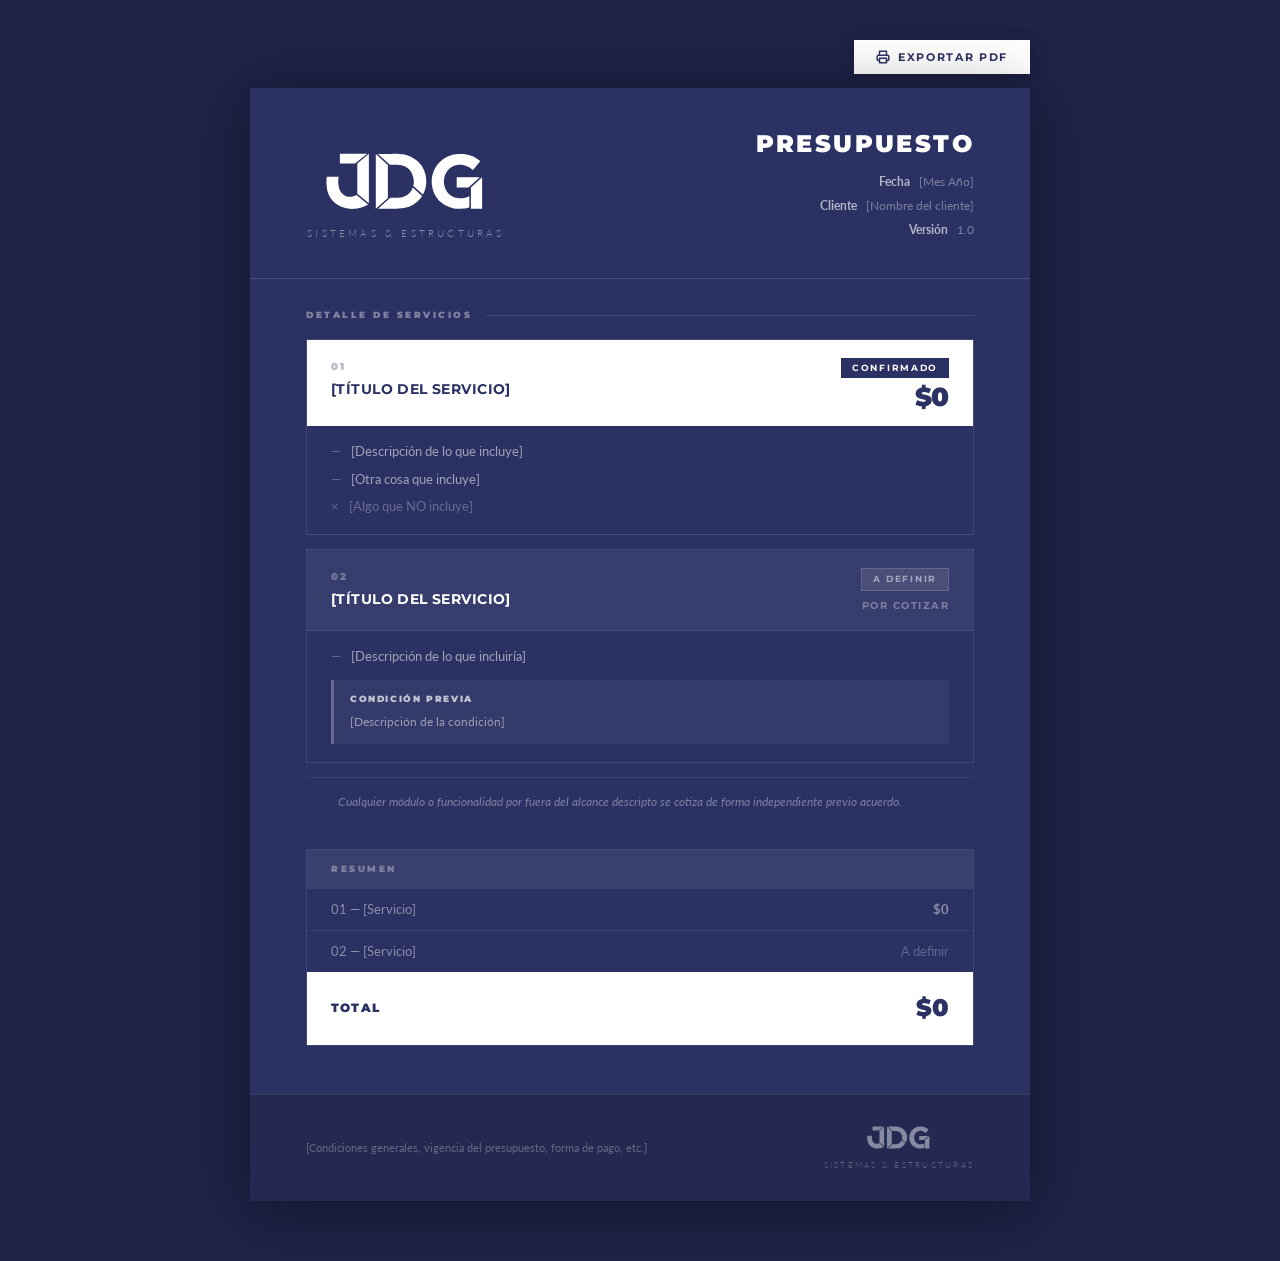
<file: presupuesto/templateV2.html>
<!DOCTYPE html>
<html lang="es">
<head>
<meta charset="UTF-8">
<meta name="viewport" content="width=device-width, initial-scale=1.0">
<title>Presupuesto — <!-- [VAR: cliente] -->[Nombre del cliente]<!-- [/VAR] --></title>

<!-- ACOTACIÓN PARA R.P.: Las fuentes se cargan desde Google Fonts (Montserrat + Lato).
     Los colores de marca están en colores.css, pero este template es autocontenido
     para que funcione como PDF sin dependencias externas. -->
<link href="https://fonts.googleapis.com/css2?family=Montserrat:wght@300;400;700;900&family=Lato:wght@300;400;700&display=swap" rel="stylesheet">

<style>
  *, *::before, *::after { box-sizing: border-box; margin: 0; padding: 0; }

  :root {
    --navy: #2b3263;
    --white: #ffffff;
    --text: #1a1d2e;
    --text-mid: #4a4f6e;
    --text-dim: #9098b8;
  }

  /* ── PANTALLA ── */
  body {
    background: #1e2348;
    font-family: 'Lato', sans-serif;
    font-size: 13.5px;
    color: var(--text);
    line-height: 1.7;
    padding: 40px 20px 60px;
  }

  .page {
    max-width: 780px;
    margin: 0 auto;
    background: var(--navy);
    box-shadow: 0 8px 60px rgba(0,0,0,0.4);
    opacity: 0;
    animation: fadeIn 0.5s ease forwards;
  }

  @keyframes fadeIn { to { opacity: 1; } }

  /* ── HEADER ── */
  /* ACOTACIÓN PARA R.P.: El header tiene logo a la izquierda y datos del documento
     a la derecha. El logo es SVG inline (paths blancos sobre navy). */
  .header {
    padding: 44px 56px 36px;
    border-bottom: 1px solid rgba(255,255,255,0.12);
    display: flex;
    justify-content: space-between;
    align-items: flex-end;
    gap: 32px;
  }

  .logo-block {
    display: flex;
    flex-direction: column;
    align-items: center;
  }

  .logo-block svg { width: 200px; height: auto; display: block; }

  /* ACOTACIÓN PARA R.P.: Subtítulo debajo del logo. Letra fina, espaciada, uppercase.
     Cambiar el texto en el HTML, no acá. */
  .logo-sub {
    font-family: 'Lato', sans-serif;
    font-weight: 300;
    font-size: 10px;
    letter-spacing: 0.32em;
    text-transform: uppercase;
    color: rgba(255,255,255,0.45);
    text-align: center;
    margin-top: 7px;
  }

  .doc-info { text-align: right; }

  .doc-label {
    font-family: 'Montserrat', sans-serif;
    font-weight: 900;
    font-size: 24px;
    letter-spacing: 0.1em;
    text-transform: uppercase;
    color: #fff;
    line-height: 1;
    margin-bottom: 14px;
  }

  .doc-meta {
    font-size: 11.5px;
    color: rgba(255,255,255,0.38);
    line-height: 2.1;
  }

  .doc-meta strong {
    color: rgba(255,255,255,0.65);
    font-weight: 700;
  }

  /* ── BODY ── */
  .body { padding: 0 56px 48px; }

  /* ACOTACIÓN PARA R.P.: Labels de sección — texto chiquito uppercase con línea decorativa. */
  .section-label {
    font-family: 'Montserrat', sans-serif;
    font-weight: 900;
    font-size: 9px;
    letter-spacing: 0.28em;
    text-transform: uppercase;
    color: rgba(255,255,255,0.4);
    padding: 28px 0 16px;
    display: flex;
    align-items: center;
    gap: 14px;
  }

  .section-label::after {
    content: '';
    flex: 1;
    height: 1px;
    background: rgba(255,255,255,0.1);
  }

  /* ── ITEMS ── */
  /* ACOTACIÓN PARA R.P.: Cada ítem tiene dos variantes de encabezado:
     .dark = fondo blanco (para ítems confirmados)
     .light = fondo transparente (para ítems a definir) */
  .item {
    border: 1px solid rgba(255,255,255,0.11);
    margin-bottom: 14px;
    overflow: hidden;
  }

  .item-top {
    padding: 18px 24px 16px;
    display: flex;
    justify-content: space-between;
    align-items: flex-start;
    gap: 16px;
  }

  .item-top.dark  { background: #ffffff; }
  .item-top.light { background: rgba(255,255,255,0.055); border-bottom: 1px solid rgba(255,255,255,0.09); }

  .item-num {
    font-family: 'Montserrat', sans-serif;
    font-weight: 900;
    font-size: 10px;
    letter-spacing: 0.15em;
    margin-bottom: 3px;
  }
  .dark  .item-num { color: rgba(43,50,99,0.35); }
  .light .item-num { color: rgba(255,255,255,0.3); }

  .item-title {
    font-family: 'Montserrat', sans-serif;
    font-weight: 700;
    font-size: 14px;
    letter-spacing: 0.03em;
    text-transform: uppercase;
  }
  .dark  .item-title { color: var(--navy); }
  .light .item-title { color: #ffffff; }

  .item-right {
    display: flex;
    flex-direction: column;
    align-items: flex-end;
    gap: 6px;
    flex-shrink: 0;
  }

  /* ACOTACIÓN PARA R.P.: Badges de estado — .badge-ok (confirmado, navy sólido)
     y .badge-tbd (a definir, borde semitransparente). */
  .badge {
    padding: 3px 11px;
    font-family: 'Montserrat', sans-serif;
    font-weight: 700;
    font-size: 8.5px;
    letter-spacing: 0.2em;
    text-transform: uppercase;
  }
  .badge-ok  { background: var(--navy); color: #fff; }
  .badge-tbd { background: rgba(255,255,255,0.09); color: rgba(255,255,255,0.5); border: 1px solid rgba(255,255,255,0.14); }

  .price-amount {
    font-family: 'Montserrat', sans-serif;
    font-weight: 900;
    font-size: 26px;
    letter-spacing: -0.01em;
    line-height: 1;
  }
  .dark  .price-amount { color: var(--navy); }
  .light .price-amount { color: #fff; }

  .price-tbd {
    font-family: 'Montserrat', sans-serif;
    font-weight: 700;
    font-size: 10px;
    letter-spacing: 0.15em;
    text-transform: uppercase;
    color: rgba(255,255,255,0.35);
  }

  .item-body { padding: 16px 24px 18px; }

  .includes { list-style: none; display: flex; flex-direction: column; gap: 8px; }

  .includes li {
    display: flex;
    gap: 10px;
    font-size: 12.5px;
    color: rgba(255,255,255,0.55);
    line-height: 1.55;
  }

  .includes li::before { content: '—'; color: rgba(255,255,255,0.25); flex-shrink: 0; }

  /* ACOTACIÓN PARA R.P.: .no = ítem excluido (más opaco, con × en vez de —) */
  .includes li.no { color: rgba(255,255,255,0.28); }
  .includes li.no::before { content: '×'; }

  .condition {
    margin-top: 14px;
    background: rgba(255,255,255,0.045);
    border-left: 3px solid rgba(255,255,255,0.25);
    padding: 12px 16px;
    font-size: 12px;
    color: rgba(255,255,255,0.5);
    line-height: 1.65;
  }

  .condition strong {
    font-family: 'Montserrat', sans-serif;
    font-weight: 900;
    font-size: 9px;
    letter-spacing: 0.18em;
    text-transform: uppercase;
    color: rgba(255,255,255,0.7);
    display: block;
    margin-bottom: 5px;
  }

  /* ── TOTALES ── */
  /* ACOTACIÓN PARA R.P.: Bloque de resumen con filas y total destacado en blanco. */
  .totals { margin-top: 24px; border: 1px solid rgba(255,255,255,0.11); overflow: hidden; }

  .totals-head {
    background: rgba(255,255,255,0.07);
    padding: 11px 24px;
    font-family: 'Montserrat', sans-serif;
    font-weight: 900;
    font-size: 9px;
    letter-spacing: 0.28em;
    text-transform: uppercase;
    color: rgba(255,255,255,0.35);
  }

  .totals-row {
    display: flex;
    justify-content: space-between;
    align-items: center;
    padding: 10px 24px;
    border-top: 1px solid rgba(255,255,255,0.07);
    font-size: 12.5px;
    color: rgba(255,255,255,0.45);
  }

  .totals-row.main {
    background: #ffffff;
    border-top: none;
    padding: 16px 24px;
  }

  .totals-row.main .tl {
    font-family: 'Montserrat', sans-serif;
    font-weight: 900;
    font-size: 12px;
    letter-spacing: 0.1em;
    text-transform: uppercase;
    color: var(--navy);
  }

  .totals-row.main .tv {
    font-family: 'Montserrat', sans-serif;
    font-weight: 900;
    font-size: 24px;
    color: var(--navy);
  }

  /* ── FOOTER ── */
  /* ACOTACIÓN PARA R.P.: Footer con nota legal a la izquierda y mini-logo a la derecha. */
  .footer {
    background: rgba(0,0,0,0.18);
    border-top: 1px solid rgba(255,255,255,0.09);
    padding: 28px 56px;
    display: flex;
    justify-content: space-between;
    align-items: center;
    gap: 24px;
  }

  .footer-note {
    font-size: 11px;
    color: rgba(255,255,255,0.3);
    line-height: 1.8;
    max-width: 440px;
  }

  .footer-brand { display: flex; flex-direction: column; align-items: center; flex-shrink: 0; }
  .footer-brand svg { width: 80px; height: auto; display: block; opacity: 0.45; }

  .footer-brand-sub {
    font-family: 'Lato', sans-serif;
    font-weight: 300;
    font-size: 8px;
    letter-spacing: 0.28em;
    text-transform: uppercase;
    color: rgba(255,255,255,0.28);
    margin-top: 7px;
    text-align: center;
  }

  /* ── BOTÓN IMPRIMIR ── */
  .print-btn {
    display: flex;
    justify-content: flex-end;
    margin: 0 auto 14px;
    max-width: 780px;
  }

  .print-btn button {
    display: flex;
    align-items: center;
    gap: 8px;
    background: #ffffff;
    color: var(--navy);
    border: none;
    padding: 10px 22px;
    font-family: 'Montserrat', sans-serif;
    font-weight: 700;
    font-size: 11px;
    letter-spacing: 0.15em;
    text-transform: uppercase;
    cursor: pointer;
    box-shadow: 0 2px 14px rgba(0,0,0,0.22);
    transition: background 0.15s, transform 0.1s;
  }

  .print-btn button:hover { background: #e8eaf5; transform: translateY(-1px); }
  .print-btn button:active { transform: translateY(0); }

  /* ── RESPONSIVE ── */
  @media (max-width: 620px) {
    .header, .body, .footer { padding-left: 24px; padding-right: 24px; }
    .header { flex-direction: column; align-items: flex-start; }
    .doc-info { text-align: left; }
    .footer { flex-direction: column; align-items: flex-start; }
  }

  /* ── IMPRESIÓN / PDF ── */
  @media print {
    @page { size: A4; margin: 0; }
    html { background: #2b3263 !important; }
    body {
      margin: 0 !important;
      padding: 0 !important;
      background: #2b3263 !important;
      -webkit-print-color-adjust: exact !important;
      print-color-adjust: exact !important;
    }
    .print-btn { display: none !important; }
    .page {
      max-width: 100% !important;
      width: 100% !important;
      box-shadow: none !important;
      background: #2b3263 !important;
    }
    .item, .totals, .condition, .footer, .item-body, .totals-row.main {
      page-break-inside: avoid;
      break-inside: avoid;
    }
    .section-label { page-break-after: avoid; break-after: avoid; }
    html::before {
      content: '';
      display: block;
      position: fixed;
      top: 0; left: 0; right: 0; bottom: 0;
      background: #2b3263;
      z-index: -1;
    }
  }
</style>
</head>
<body>

<div class="print-btn">
  <button onclick="window.print()">
    <svg width="14" height="14" viewBox="0 0 24 24" fill="none" stroke="currentColor" stroke-width="2.5" stroke-linecap="round" stroke-linejoin="round">
      <polyline points="6 9 6 2 18 2 18 9"/>
      <path d="M6 18H4a2 2 0 0 1-2-2v-5a2 2 0 0 1 2-2h16a2 2 0 0 1 2 2v5a2 2 0 0 1-2 2h-2"/>
      <rect x="6" y="14" width="12" height="8"/>
    </svg>
    Exportar PDF
  </button>
</div>

<div class="page">

  <!-- ============================================================
       HEADER
       ACOTACIÓN PARA R.P.: Logo JDG a la izquierda con subtítulo,
       tipo de documento y datos a la derecha.
       ============================================================ -->
  <header class="header">
    <div class="logo-block">
      <!-- ACOTACIÓN PARA R.P.: Logo JDG — SVG inline, paths blancos.
           Para cambiar el logo, reemplazar este bloque <svg> completo.
           El archivo fuente está en marca/jdg/logo.svg -->
      <svg viewBox="0 0 1469.0724 536.11828" xmlns="http://www.w3.org/2000/svg">
        <g transform="translate(57.751308,38.806125)">
          <path d="M 0,0 V -117.555 H 61.79 V 55.96 Z" style="fill:#ffffff;" transform="matrix(1.3333333,0,0,-1.3333333,1153.6016,272.55507)"/>
          <path d="M 0,0 H -64.981 V 55.668 H 62.332 Z" style="fill:#ffffff;" transform="matrix(1.3333333,0,0,-1.3333333,1135.5769,273.2028)"/>
          <path d="m 0,0 v -1.401 -61.168 c -1.415,-0.497 -3.53,-1.214 -6.12,-1.982 -8.443,-2.504 -22.406,-5.701 -47.022,-5.246 -15.666,0.29 -27.539,0.509 -42.942,4.275 -26.218,6.41 -44.164,18.496 -51.103,23.511 -18.292,13.221 -29.105,27.547 -33.614,34.003 -17.657,25.281 -22.172,49.472 -24.094,60.429 -4.56,25.986 -1.533,46.519 -0.389,53.241 2.951,17.332 10.746,44.841 32.255,70.921 17.305,20.983 36.57,32.654 48.576,38.667 26.794,13.419 50.282,15.114 63.498,15.933 13.955,0.865 46.145,2.474 81.843,-14.184 17.628,-8.226 30.515,-18.294 38.862,-25.843 L 19.723,142.58 c -0.968,0.864 -2.363,2.085 -4.081,3.497 -1.716,1.41 -15.745,12.81 -31.477,19.236 -27.921,11.404 -54.6,5.635 -54.601,5.635 -6.777,-1.465 -29.954,-7.327 -48.187,-28.757 -13.572,-15.951 -17.472,-32.38 -19.237,-40.221 -6.173,-27.437 1.037,-49.382 3.109,-55.183 2.878,-8.061 9.76,-26.57 28.369,-41.193 23.081,-18.138 48.664,-18.087 56.737,-18.071 19.837,0.04 37.458,6.699 42.554,8.744 1.558,0.626 2.834,1.176 3.692,1.554 L 0,0" style="fill:#ffffff;" transform="matrix(1.3333333,0,0,-1.3333333,1142.3315,335.71453)"/>
          <path d="M 0,0 V -166.615 L 63.992,-218.954 63.733,54.391 Z" style="fill:#ffffff;" transform="matrix(1.3333333,0,0,-1.3333333,318.98187,97.775067)"/>
          <path d="M 0,0 H -83.449 V 54.647 H 66.834 Z" style="fill:#ffffff;" transform="matrix(1.3333333,0,0,-1.3333333,302.21613,97.775067)"/>
          <path d="m 0,0 c -11.39,-6.601 -29.669,-15.512 -53.645,-20.235 -14.407,-2.838 -47.125,-8.778 -85.067,4.863 -11.361,4.084 -39.612,14.653 -61.686,42.745 -25.041,31.87 -27.25,67.355 -28.411,86.002 -1.005,16.148 0.321,29.652 1.75,39.032 h 65.451 c -3.115,-15.89 -2.783,-29.105 -1.932,-38.008 1.195,-12.494 2.621,-27.408 12.542,-42.745 3.59,-5.55 10.433,-15.855 23.804,-22.78 14.514,-7.519 28.064,-6.619 34.042,-6.144 13.837,1.1 24.11,6.166 29.504,9.328 C -42.432,34.706 -21.216,17.353 0,0" style="fill:#ffffff;" transform="matrix(1.3333333,0,0,-1.3333333,397.96747,398.41893)"/>
          <path d="M 0,0 66.148,-60.076 V -241.69 l -66.309,-59.679 z" style="fill:#ffffff;" transform="matrix(1.3333333,0,0,-1.3333333,455.23827,27.397467)"/>
          <path d="m 0,0 c 35.617,-0.831 58.924,-0.408 74.123,0.202 5.822,0.234 20.949,0.916 41.192,-0.259 8.114,-0.47 14.069,-0.816 20.986,-1.813 23.125,-3.334 41.376,-11.699 51.814,-17.359 26.263,-14.238 41.418,-32.145 44.821,-36.27 6.304,-7.644 19.214,-24.905 26.943,-50.52 1.09,-3.608 6.265,-21.269 6.218,-45.079 -0.02,-10.344 -0.268,-31.666 -10.363,-56.218 -2.956,-7.189 -6.035,-12.902 -8.322,-16.812 l -53.301,48.285 c 0.408,1.24 0.972,3.071 1.518,5.315 3.97,16.325 1.004,29.957 -1.037,38.861 -2.553,11.145 -5.71,24.92 -16.84,39.121 -2.997,3.824 -13.077,15.979 -30.57,24.093 -13.422,6.227 -25.465,7.411 -32.385,8.032 -6.55,0.588 -12.083,0.487 -16.063,0.259 H 65.79 Z" style="fill:#ffffff;" transform="matrix(1.3333333,0,0,-1.3333333,470.81707,26.8636)"/>
          <path d="m 0,0 c 8.302,-0.365 20.356,-0.676 34.975,-0.259 14.269,0.407 21.562,0.651 29.275,2.591 17.275,4.345 28.893,13.113 33.421,16.84 11.866,9.765 17.982,20.249 19.949,23.834 2.851,5.195 4.668,9.89 5.833,13.435 L 175.118,9.395 C 173.855,7.511 172.024,4.872 169.694,1.813 163.578,-6.212 144.931,-30.112 112.18,-45.079 93.76,-53.497 78.293,-55.7 61.919,-58.033 c -16.278,-2.319 -28.441,-2.349 -41.193,-2.331 -34.001,0.048 -62.201,0.131 -88.604,0.259 z" style="fill:#ffffff;" transform="matrix(1.3333333,0,0,-1.3333333,561.3568,348.8832)"/>
        </g>
      </svg>
      <div class="logo-sub">SISTEMAS &amp; ESTRUCTURAS</div>
    </div>

    <div class="doc-info">
      <!-- ACOTACIÓN PARA R.P.: Tipo de documento (PRESUPUESTO, PROPUESTA, INFORME, etc.) -->
      <div class="doc-label"><!-- [VAR: tipo_documento] -->Presupuesto<!-- [/VAR] --></div>
      <div class="doc-meta">
        <strong>Fecha</strong> &ensp;<!-- [VAR: fecha] -->[Mes Año]<!-- [/VAR] --><br>
        <strong>Cliente</strong> &ensp;<!-- [VAR: cliente] -->[Nombre del cliente]<!-- [/VAR] --><br>
        <strong>Versión</strong> &ensp;<!-- [VAR: version] -->1.0<!-- [/VAR] -->
      </div>
    </div>
  </header>

  <!-- ============================================================
       BODY
       ACOTACIÓN PARA R.P.: Zona principal del documento.
       Cada ítem tiene encabezado (dark o light) + cuerpo con bullets.
       ============================================================ -->
  <div class="body">
    <div class="section-label"><!-- [VAR: seccion_titulo] -->Detalle de servicios<!-- [/VAR] --></div>

    <!-- ============================================================
         ÍTEM CON PRECIO CONFIRMADO (dark + badge-ok)
         ACOTACIÓN PARA R.P.: Fondo blanco = ítem cerrado/confirmado.
         Duplicar este bloque para agregar más ítems confirmados.
         ============================================================ -->
    <div class="item">
      <div class="item-top dark">
        <div>
          <div class="item-num">01</div>
          <div class="item-title"><!-- [VAR: item_01_titulo] -->[Título del servicio]<!-- [/VAR] --></div>
        </div>
        <div class="item-right">
          <span class="badge badge-ok">Confirmado</span>
          <div class="price-amount dark"><!-- [VAR: item_01_precio] -->$0<!-- [/VAR] --></div>
        </div>
      </div>
      <div class="item-body">
        <ul class="includes">
          <!-- [VAR: item_01_bullets] -->
          <li>[Descripción de lo que incluye]</li>
          <li>[Otra cosa que incluye]</li>
          <li class="no">[Algo que NO incluye]</li>
          <!-- [/VAR] -->
        </ul>
      </div>
    </div>

    <!-- ============================================================
         ÍTEM A DEFINIR (light + badge-tbd)
         ACOTACIÓN PARA R.P.: Fondo semitransparente = ítem pendiente.
         Duplicar este bloque para agregar más ítems a definir.
         ============================================================ -->
    <div class="item">
      <div class="item-top light">
        <div>
          <div class="item-num">02</div>
          <div class="item-title"><!-- [VAR: item_02_titulo] -->[Título del servicio]<!-- [/VAR] --></div>
        </div>
        <div class="item-right">
          <span class="badge badge-tbd">A definir</span>
          <div class="price-tbd">Por cotizar</div>
        </div>
      </div>
      <div class="item-body">
        <ul class="includes">
          <!-- [VAR: item_02_bullets] -->
          <li>[Descripción de lo que incluiría]</li>
          <!-- [/VAR] -->
        </ul>
        <!-- ACOTACIÓN PARA R.P.: Bloque de condición opcional.
             Borrar si el ítem no tiene condiciones previas. -->
        <!-- [VAR: item_02_condicion] -->
        <div class="condition">
          <strong>Condición previa</strong>
          [Descripción de la condición]
        </div>
        <!-- [/VAR] -->
      </div>
    </div>

    <!-- NOTA ACLARATORIA -->
    <!-- ACOTACIÓN PARA R.P.: Texto en itálica al final de los ítems. Opcional. -->
    <div style="padding: 14px 32px; color: rgba(255,255,255,0.38); font-size: 11.5px; font-style: italic; border-top: 1px solid rgba(255,255,255,0.07);">
      <!-- [VAR: nota_aclaratoria] -->Cualquier módulo o funcionalidad por fuera del alcance descripto se cotiza de forma independiente previo acuerdo.<!-- [/VAR] -->
    </div>

    <!-- ============================================================
         TOTALES
         ACOTACIÓN PARA R.P.: Resumen con filas por ítem y total destacado.
         Agregar/quitar .totals-row según la cantidad de ítems.
         ============================================================ -->
    <div class="totals">
      <div class="totals-head">Resumen</div>
      <div class="totals-row"><span>01 — [Servicio]</span><span><strong>$0</strong></span></div>
      <div class="totals-row"><span>02 — [Servicio]</span><span style="color:rgba(255,255,255,0.25)">A definir</span></div>
      <div class="totals-row main">
        <span class="tl"><!-- [VAR: total_label] -->Total<!-- [/VAR] --></span>
        <span class="tv"><!-- [VAR: total_monto] -->$0<!-- [/VAR] --></span>
      </div>
    </div>

  </div>

  <!-- ============================================================
       FOOTER
       ACOTACIÓN PARA R.P.: Nota legal a la izquierda, mini-logo a la derecha.
       El logo del footer es una versión reducida (80px) con opacidad baja.
       ============================================================ -->
  <footer class="footer">
    <div class="footer-note">
      <!-- [VAR: footer_texto] -->
      [Condiciones generales, vigencia del presupuesto, forma de pago, etc.]
      <!-- [/VAR] -->
    </div>
    <div class="footer-brand">
      <svg viewBox="0 0 1469.0724 536.11828" xmlns="http://www.w3.org/2000/svg">
        <g transform="translate(57.751308,38.806125)">
          <path d="M 0,0 V -117.555 H 61.79 V 55.96 Z" style="fill:#ffffff;" transform="matrix(1.3333333,0,0,-1.3333333,1153.6016,272.55507)"/>
          <path d="M 0,0 H -64.981 V 55.668 H 62.332 Z" style="fill:#ffffff;" transform="matrix(1.3333333,0,0,-1.3333333,1135.5769,273.2028)"/>
          <path d="m 0,0 v -1.401 -61.168 c -1.415,-0.497 -3.53,-1.214 -6.12,-1.982 -8.443,-2.504 -22.406,-5.701 -47.022,-5.246 -15.666,0.29 -27.539,0.509 -42.942,4.275 -26.218,6.41 -44.164,18.496 -51.103,23.511 -18.292,13.221 -29.105,27.547 -33.614,34.003 -17.657,25.281 -22.172,49.472 -24.094,60.429 -4.56,25.986 -1.533,46.519 -0.389,53.241 2.951,17.332 10.746,44.841 32.255,70.921 17.305,20.983 36.57,32.654 48.576,38.667 26.794,13.419 50.282,15.114 63.498,15.933 13.955,0.865 46.145,2.474 81.843,-14.184 17.628,-8.226 30.515,-18.294 38.862,-25.843 L 19.723,142.58 c -0.968,0.864 -2.363,2.085 -4.081,3.497 -1.716,1.41 -15.745,12.81 -31.477,19.236 -27.921,11.404 -54.6,5.635 -54.601,5.635 -6.777,-1.465 -29.954,-7.327 -48.187,-28.757 -13.572,-15.951 -17.472,-32.38 -19.237,-40.221 -6.173,-27.437 1.037,-49.382 3.109,-55.183 2.878,-8.061 9.76,-26.57 28.369,-41.193 23.081,-18.138 48.664,-18.087 56.737,-18.071 19.837,0.04 37.458,6.699 42.554,8.744 1.558,0.626 2.834,1.176 3.692,1.554 L 0,0" style="fill:#ffffff;" transform="matrix(1.3333333,0,0,-1.3333333,1142.3315,335.71453)"/>
          <path d="M 0,0 V -166.615 L 63.992,-218.954 63.733,54.391 Z" style="fill:#ffffff;" transform="matrix(1.3333333,0,0,-1.3333333,318.98187,97.775067)"/>
          <path d="M 0,0 H -83.449 V 54.647 H 66.834 Z" style="fill:#ffffff;" transform="matrix(1.3333333,0,0,-1.3333333,302.21613,97.775067)"/>
          <path d="m 0,0 c -11.39,-6.601 -29.669,-15.512 -53.645,-20.235 -14.407,-2.838 -47.125,-8.778 -85.067,4.863 -11.361,4.084 -39.612,14.653 -61.686,42.745 -25.041,31.87 -27.25,67.355 -28.411,86.002 -1.005,16.148 0.321,29.652 1.75,39.032 h 65.451 c -3.115,-15.89 -2.783,-29.105 -1.932,-38.008 1.195,-12.494 2.621,-27.408 12.542,-42.745 3.59,-5.55 10.433,-15.855 23.804,-22.78 14.514,-7.519 28.064,-6.619 34.042,-6.144 13.837,1.1 24.11,6.166 29.504,9.328 C -42.432,34.706 -21.216,17.353 0,0" style="fill:#ffffff;" transform="matrix(1.3333333,0,0,-1.3333333,397.96747,398.41893)"/>
          <path d="M 0,0 66.148,-60.076 V -241.69 l -66.309,-59.679 z" style="fill:#ffffff;" transform="matrix(1.3333333,0,0,-1.3333333,455.23827,27.397467)"/>
          <path d="m 0,0 c 35.617,-0.831 58.924,-0.408 74.123,0.202 5.822,0.234 20.949,0.916 41.192,-0.259 8.114,-0.47 14.069,-0.816 20.986,-1.813 23.125,-3.334 41.376,-11.699 51.814,-17.359 26.263,-14.238 41.418,-32.145 44.821,-36.27 6.304,-7.644 19.214,-24.905 26.943,-50.52 1.09,-3.608 6.265,-21.269 6.218,-45.079 -0.02,-10.344 -0.268,-31.666 -10.363,-56.218 -2.956,-7.189 -6.035,-12.902 -8.322,-16.812 l -53.301,48.285 c 0.408,1.24 0.972,3.071 1.518,5.315 3.97,16.325 1.004,29.957 -1.037,38.861 -2.553,11.145 -5.71,24.92 -16.84,39.121 -2.997,3.824 -13.077,15.979 -30.57,24.093 -13.422,6.227 -25.465,7.411 -32.385,8.032 -6.55,0.588 -12.083,0.487 -16.063,0.259 H 65.79 Z" style="fill:#ffffff;" transform="matrix(1.3333333,0,0,-1.3333333,470.81707,26.8636)"/>
          <path d="m 0,0 c 8.302,-0.365 20.356,-0.676 34.975,-0.259 14.269,0.407 21.562,0.651 29.275,2.591 17.275,4.345 28.893,13.113 33.421,16.84 11.866,9.765 17.982,20.249 19.949,23.834 2.851,5.195 4.668,9.89 5.833,13.435 L 175.118,9.395 C 173.855,7.511 172.024,4.872 169.694,1.813 163.578,-6.212 144.931,-30.112 112.18,-45.079 93.76,-53.497 78.293,-55.7 61.919,-58.033 c -16.278,-2.319 -28.441,-2.349 -41.193,-2.331 -34.001,0.048 -62.201,0.131 -88.604,0.259 z" style="fill:#ffffff;" transform="matrix(1.3333333,0,0,-1.3333333,561.3568,348.8832)"/>
        </g>
      </svg>
      <div class="footer-brand-sub">SISTEMAS &amp; ESTRUCTURAS</div>
    </div>
  </footer>

</div>
</body>
</html>
</file>
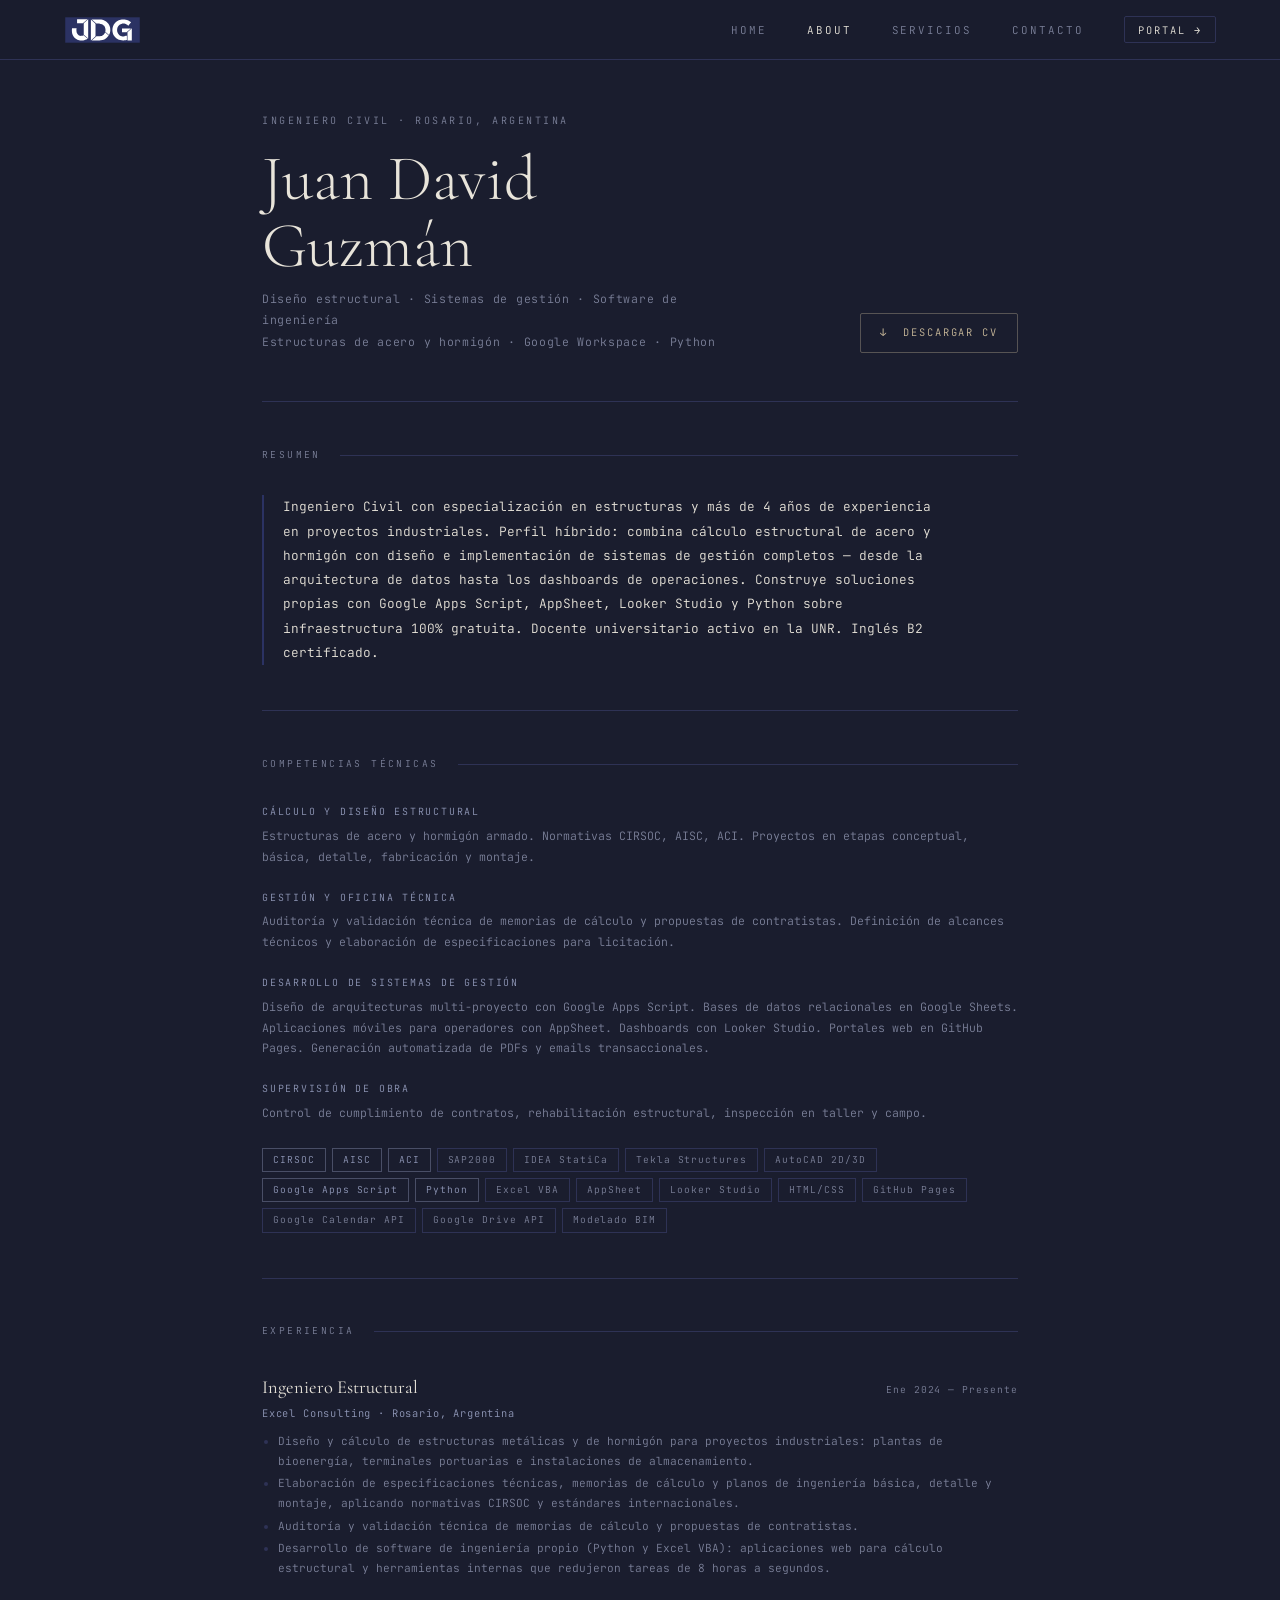
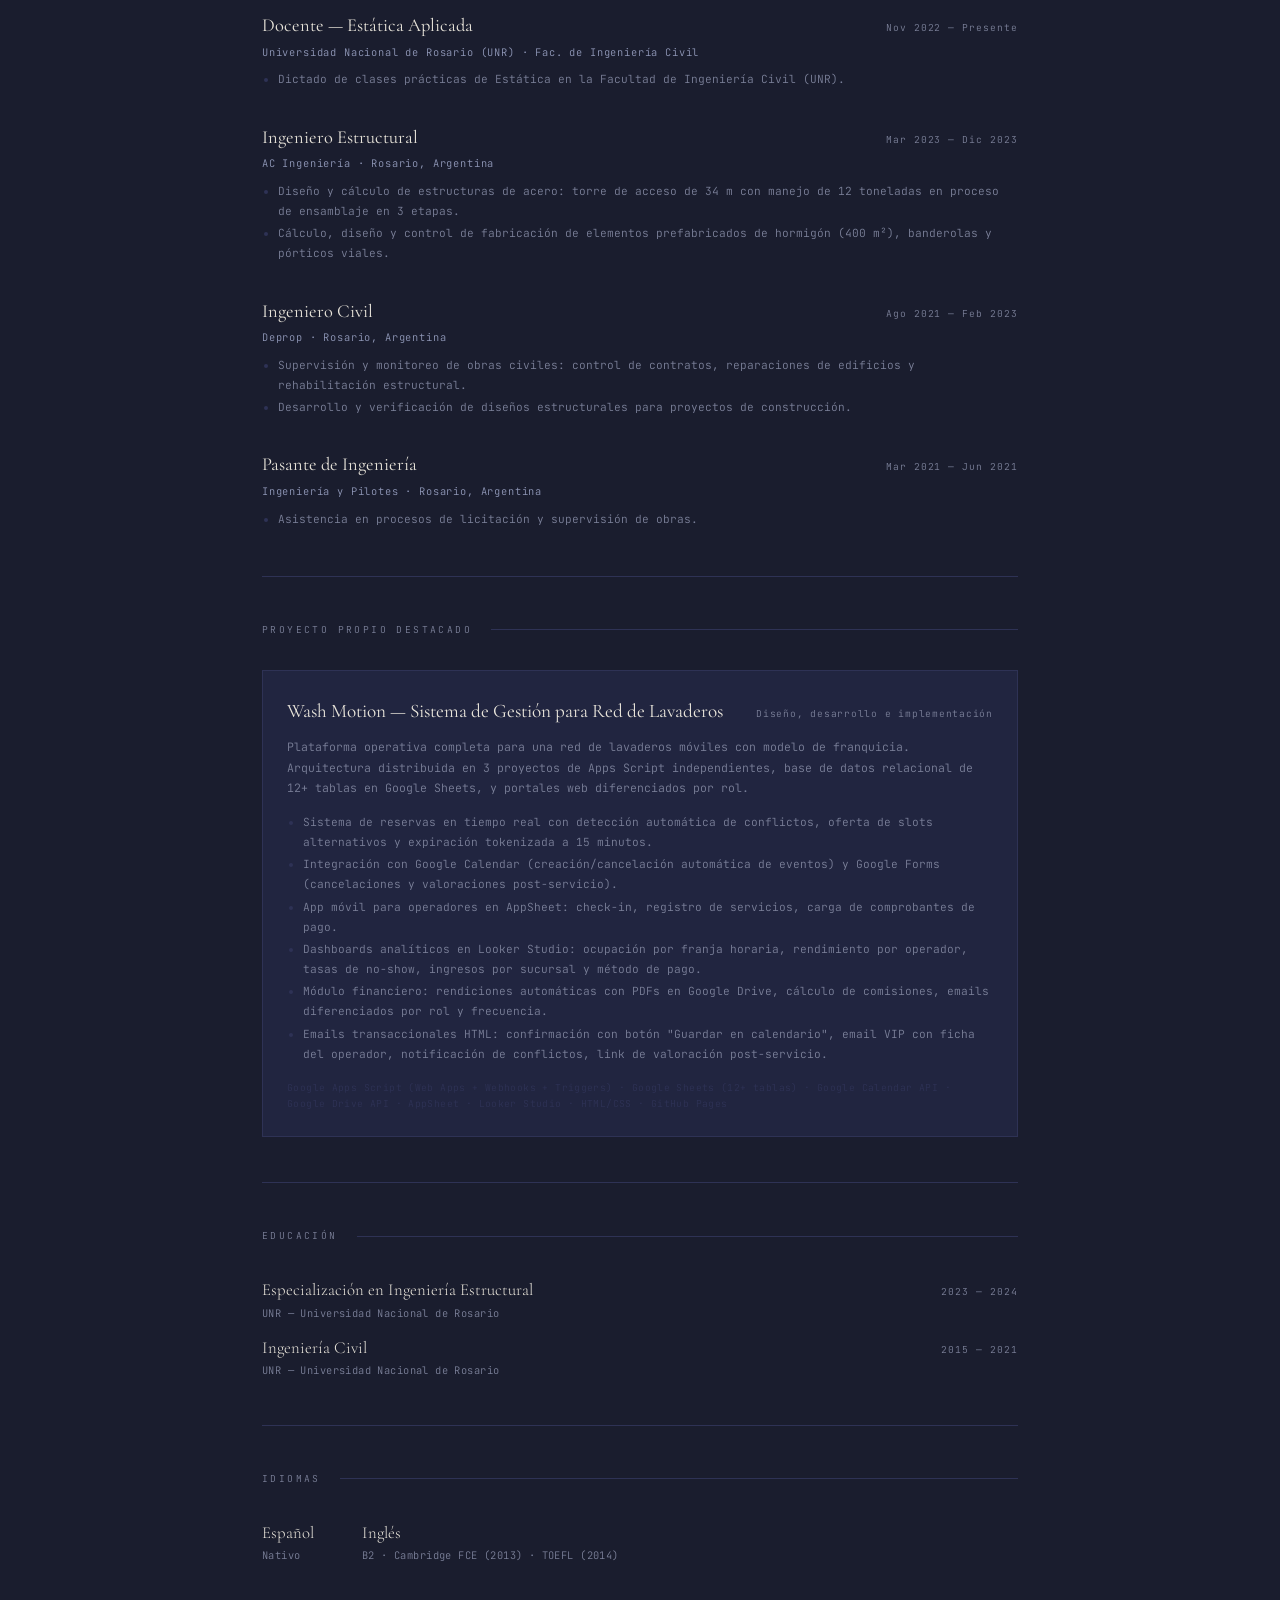
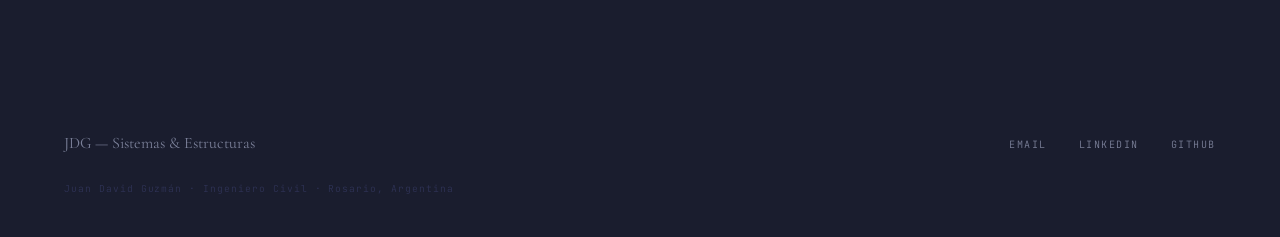
<file: src/about.html>
<!DOCTYPE html>
<html lang="es">
<head>
  <meta charset="UTF-8">
  <meta name="viewport" content="width=device-width, initial-scale=1.0">
  <title>About — JDG Sistemas & Estructuras</title>

  <link rel="preconnect" href="https://fonts.googleapis.com">
  <link rel="preconnect" href="https://fonts.gstatic.com" crossorigin>
  <link href="https://fonts.googleapis.com/css2?family=Cormorant+Garamond:ital,wght@0,300;0,400;0,600;1,300&family=JetBrains+Mono:wght@300;400;500&display=swap" rel="stylesheet">

  <link rel="stylesheet" href="assets/css/variables.css">
  <link rel="stylesheet" href="assets/css/site.css">

  <style>
    /* ── LAYOUT ── */
    .page-wrap {
      max-width: 820px;
      margin: 0 auto;
      padding: 7rem 2rem 5rem;
    }

    /* ── HERO DEL ABOUT ── */
    .about-hero {
      padding-bottom: 3rem;
      border-bottom: 1px solid var(--border);
      display: flex;
      justify-content: space-between;
      align-items: flex-end;
      gap: 2rem;
      flex-wrap: wrap;
    }

    .about-hero-left { flex: 1; }

    .hero-label {
      font-size: 0.63rem;
      letter-spacing: 0.25em;
      text-transform: uppercase;
      color: var(--muted);
      margin-bottom: 1rem;
    }

    .about-name {
      font-family: var(--font-serif);
      font-weight: 300;
      font-size: clamp(2.4rem, 5vw, 4rem);
      line-height: 1.05;
      color: var(--text);
      margin-bottom: 0.5rem;
    }

    .about-tagline {
      font-size: 0.72rem;
      color: var(--muted);
      letter-spacing: 0.06em;
      line-height: 1.9;
      max-width: 460px;
    }

    /* Botón descargar CV */
    .btn-download {
      display: inline-flex;
      align-items: center;
      gap: 0.5rem;
      font-family: var(--font-mono);
      font-size: 0.65rem;
      letter-spacing: 0.18em;
      text-transform: uppercase;
      color: var(--warm);
      border: 1px solid rgba(201, 185, 154, 0.35);
      padding: 0.65rem 1.2rem;
      border-radius: 2px;
      transition: background 0.2s, border-color 0.2s;
      white-space: nowrap;
    }
    .btn-download:hover {
      background: rgba(201, 185, 154, 0.08);
      border-color: var(--warm);
    }

    /* ── SECCIONES ── */
    .cv-section {
      padding: 2.8rem 0;
      border-bottom: 1px solid var(--border);
    }
    .cv-section:last-child { border-bottom: none; }

    /* Override: site.css usa 3rem; aquí necesitamos 2rem */
    .section-header { margin-bottom: 2rem; }
    /* Override: site.css usa 0.63rem; aquí usamos 0.6rem */
    .section-label { font-size: 0.6rem; }

    /* ── RESUMEN ── */
    .summary-text {
      font-size: 0.8rem;
      color: var(--text);
      line-height: 1.9;
      max-width: 680px;
      border-left: 2px solid var(--navy);
      padding-left: 1.2rem;
    }

    /* ── COMPETENCIAS ── */
    .competence-block { margin-bottom: 1.4rem; }
    .competence-block:last-of-type { margin-bottom: 0; }

    .comp-cat {
      font-size: 0.62rem;
      letter-spacing: 0.18em;
      text-transform: uppercase;
      color: var(--accent);
      margin-bottom: 0.3rem;
    }

    .comp-text {
      font-size: 0.72rem;
      color: var(--muted);
      line-height: 1.8;
    }

    /* Tags de skills */
    .skills-grid {
      display: flex;
      flex-wrap: wrap;
      gap: 6px;
      margin-top: 1.5rem;
    }

    .skill-tag {
      font-size: 0.6rem;
      letter-spacing: 0.1em;
      padding: 3px 10px;
      border: 1px solid var(--border);
      color: var(--muted);
    }

    .skill-tag.hi {
      border-color: rgba(144, 152, 184, 0.4);
      color: var(--accent);
    }

    /* ── EXPERIENCIA ── */
    .entry { margin-bottom: 2rem; }
    .entry:last-child { margin-bottom: 0; }

    .entry-header {
      display: flex;
      justify-content: space-between;
      align-items: baseline;
      gap: 1rem;
      flex-wrap: wrap;
      margin-bottom: 0.15rem;
    }

    .entry-title {
      font-family: var(--font-serif);
      font-size: 1.15rem;
      font-weight: 400;
      color: var(--text);
    }

    .entry-meta {
      font-size: 0.6rem;
      letter-spacing: 0.1em;
      color: var(--muted);
      white-space: nowrap;
    }

    .entry-company {
      font-size: 0.65rem;
      letter-spacing: 0.08em;
      color: var(--accent);
      margin-bottom: 0.5rem;
    }

    .entry ul { padding-left: 1rem; }
    .entry li {
      font-size: 0.7rem;
      color: var(--muted);
      line-height: 1.8;
      margin-bottom: 2px;
    }
    .entry li::marker { color: var(--border); }

    /* ── PROYECTO DESTACADO ── */
    .project-box {
      border: 1px solid var(--border);
      padding: 1.5rem;
      background: var(--surface);
    }

    .project-header {
      display: flex;
      justify-content: space-between;
      align-items: baseline;
      gap: 1rem;
      flex-wrap: wrap;
      margin-bottom: 0.6rem;
    }

    .project-name {
      font-family: var(--font-serif);
      font-size: 1.2rem;
      font-weight: 400;
      color: var(--text);
    }

    .project-role {
      font-size: 0.6rem;
      letter-spacing: 0.08em;
      color: var(--muted);
    }

    .project-desc {
      font-size: 0.72rem;
      color: var(--muted);
      line-height: 1.8;
      margin-bottom: 0.8rem;
    }

    .project-box ul { padding-left: 1rem; }
    .project-box li {
      font-size: 0.7rem;
      color: var(--muted);
      line-height: 1.8;
      margin-bottom: 2px;
    }
    .project-box li::marker { color: var(--border); }

    .project-stack {
      font-size: 0.6rem;
      letter-spacing: 0.04em;
      color: var(--border);
      margin-top: 1rem;
      line-height: 1.7;
    }

    /* ── EDUCACIÓN ── */
    .edu-item {
      display: flex;
      justify-content: space-between;
      align-items: baseline;
      gap: 1rem;
      flex-wrap: wrap;
      margin-bottom: 0.7rem;
    }
    .edu-item:last-child { margin-bottom: 0; }

    .edu-degree {
      font-family: var(--font-serif);
      font-size: 1.05rem;
      font-weight: 300;
      color: var(--text);
    }

    .edu-inst {
      font-size: 0.65rem;
      color: var(--muted);
      letter-spacing: 0.04em;
    }

    .edu-date {
      font-size: 0.6rem;
      letter-spacing: 0.1em;
      color: var(--muted);
      white-space: nowrap;
    }

    /* ── IDIOMAS ── */
    .lang-row { display: flex; gap: 3rem; flex-wrap: wrap; }

    .lang-item .lang-name {
      font-family: var(--font-serif);
      font-size: 1.05rem;
      font-weight: 300;
      color: var(--text);
    }

    .lang-item .lang-level {
      font-size: 0.65rem;
      color: var(--muted);
      letter-spacing: 0.04em;
    }

    /* ── RESPONSIVE ── */
    @media (max-width: 768px) {
      .page-wrap { padding: 6rem 1.5rem 4rem; }
      .about-hero { flex-direction: column; align-items: flex-start; }
    }
  </style>
</head>

<body>

  <!-- ── NAV ── -->
  <nav>
    <span class="nav-logo">
      <img src="../marca/jdg/logo.svg" alt="JDG">
    </span>
    <ul class="nav-links">
      <li><a href="index.html">Home</a></li>
      <li><a href="about.html" class="active">About</a></li>
      <li><a href="servicios.html">Servicios</a></li>
      <li><a href="contacto.html">Contacto</a></li>
      <li><a class="nav-portal" href="portal/index.html">Portal →</a></li>
    </ul>
  </nav>

  <div class="page-wrap">

    <!-- ── HERO ── -->
    <div class="about-hero">
      <div class="about-hero-left">
        <p class="hero-label">Ingeniero Civil · Rosario, Argentina</p>
        <h1 class="about-name">Juan David<br>Guzmán</h1>
        <p class="about-tagline">
          Diseño estructural · Sistemas de gestión · Software de ingeniería<br>
          Estructuras de acero y hormigón · Google Workspace · Python
        </p>
      </div>
      <!-- Descargar CV: apunta al HTML del CV original, fuerza el nombre CVGuzman.html -->
      <a class="btn-download"
         href="../ejemplo/CV_JuanDavidGuzman_TodoTerreno.html"
         download="CVGuzman.html">
        ↓ &nbsp;Descargar CV
      </a>
    </div>

    <!-- ── RESUMEN ── -->
    <div class="cv-section">
      <div class="section-header">
        <span class="section-label">Resumen</span>
        <div class="section-line"></div>
      </div>
      <p class="summary-text">
        Ingeniero Civil con especialización en estructuras y más de 4 años de experiencia en proyectos industriales. Perfil híbrido: combina cálculo estructural de acero y hormigón con diseño e implementación de sistemas de gestión completos — desde la arquitectura de datos hasta los dashboards de operaciones. Construye soluciones propias con Google Apps Script, AppSheet, Looker Studio y Python sobre infraestructura 100% gratuita. Docente universitario activo en la UNR. Inglés B2 certificado.
      </p>
    </div>

    <!-- ── COMPETENCIAS ── -->
    <div class="cv-section">
      <div class="section-header">
        <span class="section-label">Competencias técnicas</span>
        <div class="section-line"></div>
      </div>

      <div class="competence-block">
        <p class="comp-cat">Cálculo y Diseño Estructural</p>
        <p class="comp-text">Estructuras de acero y hormigón armado. Normativas CIRSOC, AISC, ACI. Proyectos en etapas conceptual, básica, detalle, fabricación y montaje.</p>
      </div>

      <div class="competence-block">
        <p class="comp-cat">Gestión y Oficina Técnica</p>
        <p class="comp-text">Auditoría y validación técnica de memorias de cálculo y propuestas de contratistas. Definición de alcances técnicos y elaboración de especificaciones para licitación.</p>
      </div>

      <div class="competence-block">
        <p class="comp-cat">Desarrollo de Sistemas de Gestión</p>
        <p class="comp-text">Diseño de arquitecturas multi-proyecto con Google Apps Script. Bases de datos relacionales en Google Sheets. Aplicaciones móviles para operadores con AppSheet. Dashboards con Looker Studio. Portales web en GitHub Pages. Generación automatizada de PDFs y emails transaccionales.</p>
      </div>

      <div class="competence-block">
        <p class="comp-cat">Supervisión de Obra</p>
        <p class="comp-text">Control de cumplimiento de contratos, rehabilitación estructural, inspección en taller y campo.</p>
      </div>

      <div class="skills-grid">
        <span class="skill-tag hi">CIRSOC</span>
        <span class="skill-tag hi">AISC</span>
        <span class="skill-tag hi">ACI</span>
        <span class="skill-tag">SAP2000</span>
        <span class="skill-tag">IDEA StatiCa</span>
        <span class="skill-tag">Tekla Structures</span>
        <span class="skill-tag">AutoCAD 2D/3D</span>
        <span class="skill-tag hi">Google Apps Script</span>
        <span class="skill-tag hi">Python</span>
        <span class="skill-tag">Excel VBA</span>
        <span class="skill-tag">AppSheet</span>
        <span class="skill-tag">Looker Studio</span>
        <span class="skill-tag">HTML/CSS</span>
        <span class="skill-tag">GitHub Pages</span>
        <span class="skill-tag">Google Calendar API</span>
        <span class="skill-tag">Google Drive API</span>
        <span class="skill-tag">Modelado BIM</span>
      </div>
    </div>

    <!-- ── EXPERIENCIA ── -->
    <div class="cv-section">
      <div class="section-header">
        <span class="section-label">Experiencia</span>
        <div class="section-line"></div>
      </div>

      <div class="entry">
        <div class="entry-header">
          <span class="entry-title">Ingeniero Estructural</span>
          <span class="entry-meta">Ene 2024 — Presente</span>
        </div>
        <p class="entry-company">Excel Consulting · Rosario, Argentina</p>
        <ul>
          <li>Diseño y cálculo de estructuras metálicas y de hormigón para proyectos industriales: plantas de bioenergía, terminales portuarias e instalaciones de almacenamiento.</li>
          <li>Elaboración de especificaciones técnicas, memorias de cálculo y planos de ingeniería básica, detalle y montaje, aplicando normativas CIRSOC y estándares internacionales.</li>
          <li>Auditoría y validación técnica de memorias de cálculo y propuestas de contratistas.</li>
          <li>Desarrollo de software de ingeniería propio (Python y Excel VBA): aplicaciones web para cálculo estructural y herramientas internas que redujeron tareas de 8 horas a segundos.</li>
        </ul>
      </div>

      <div class="entry">
        <div class="entry-header">
          <span class="entry-title">Docente — Estática Aplicada</span>
          <span class="entry-meta">Nov 2022 — Presente</span>
        </div>
        <p class="entry-company">Universidad Nacional de Rosario (UNR) · Fac. de Ingeniería Civil</p>
        <ul>
          <li>Dictado de clases prácticas de Estática en la Facultad de Ingeniería Civil (UNR).</li>
        </ul>
      </div>

      <div class="entry">
        <div class="entry-header">
          <span class="entry-title">Ingeniero Estructural</span>
          <span class="entry-meta">Mar 2023 — Dic 2023</span>
        </div>
        <p class="entry-company">AC Ingeniería · Rosario, Argentina</p>
        <ul>
          <li>Diseño y cálculo de estructuras de acero: torre de acceso de 34 m con manejo de 12 toneladas en proceso de ensamblaje en 3 etapas.</li>
          <li>Cálculo, diseño y control de fabricación de elementos prefabricados de hormigón (400 m²), banderolas y pórticos viales.</li>
        </ul>
      </div>

      <div class="entry">
        <div class="entry-header">
          <span class="entry-title">Ingeniero Civil</span>
          <span class="entry-meta">Ago 2021 — Feb 2023</span>
        </div>
        <p class="entry-company">Deprop · Rosario, Argentina</p>
        <ul>
          <li>Supervisión y monitoreo de obras civiles: control de contratos, reparaciones de edificios y rehabilitación estructural.</li>
          <li>Desarrollo y verificación de diseños estructurales para proyectos de construcción.</li>
        </ul>
      </div>

      <div class="entry">
        <div class="entry-header">
          <span class="entry-title">Pasante de Ingeniería</span>
          <span class="entry-meta">Mar 2021 — Jun 2021</span>
        </div>
        <p class="entry-company">Ingeniería y Pilotes · Rosario, Argentina</p>
        <ul>
          <li>Asistencia en procesos de licitación y supervisión de obras.</li>
        </ul>
      </div>
    </div>

    <!-- ── PROYECTO DESTACADO ── -->
    <div class="cv-section">
      <div class="section-header">
        <span class="section-label">Proyecto propio destacado</span>
        <div class="section-line"></div>
      </div>

      <div class="project-box">
        <div class="project-header">
          <span class="project-name">Wash Motion — Sistema de Gestión para Red de Lavaderos</span>
          <span class="project-role">Diseño, desarrollo e implementación</span>
        </div>
        <p class="project-desc">
          Plataforma operativa completa para una red de lavaderos móviles con modelo de franquicia. Arquitectura distribuida en 3 proyectos de Apps Script independientes, base de datos relacional de 12+ tablas en Google Sheets, y portales web diferenciados por rol.
        </p>
        <ul>
          <li>Sistema de reservas en tiempo real con detección automática de conflictos, oferta de slots alternativos y expiración tokenizada a 15 minutos.</li>
          <li>Integración con Google Calendar (creación/cancelación automática de eventos) y Google Forms (cancelaciones y valoraciones post-servicio).</li>
          <li>App móvil para operadores en AppSheet: check-in, registro de servicios, carga de comprobantes de pago.</li>
          <li>Dashboards analíticos en Looker Studio: ocupación por franja horaria, rendimiento por operador, tasas de no-show, ingresos por sucursal y método de pago.</li>
          <li>Módulo financiero: rendiciones automáticas con PDFs en Google Drive, cálculo de comisiones, emails diferenciados por rol y frecuencia.</li>
          <li>Emails transaccionales HTML: confirmación con botón "Guardar en calendario", email VIP con ficha del operador, notificación de conflictos, link de valoración post-servicio.</li>
        </ul>
        <p class="project-stack">
          Google Apps Script (Web Apps + Webhooks + Triggers) · Google Sheets (12+ tablas) · Google Calendar API · Google Drive API · AppSheet · Looker Studio · HTML/CSS · GitHub Pages
        </p>
      </div>
    </div>

    <!-- ── EDUCACIÓN ── -->
    <div class="cv-section">
      <div class="section-header">
        <span class="section-label">Educación</span>
        <div class="section-line"></div>
      </div>

      <div class="edu-item">
        <div>
          <p class="edu-degree">Especialización en Ingeniería Estructural</p>
          <p class="edu-inst">UNR — Universidad Nacional de Rosario</p>
        </div>
        <span class="edu-date">2023 — 2024</span>
      </div>

      <div class="edu-item">
        <div>
          <p class="edu-degree">Ingeniería Civil</p>
          <p class="edu-inst">UNR — Universidad Nacional de Rosario</p>
        </div>
        <span class="edu-date">2015 — 2021</span>
      </div>
    </div>

    <!-- ── IDIOMAS ── -->
    <div class="cv-section">
      <div class="section-header">
        <span class="section-label">Idiomas</span>
        <div class="section-line"></div>
      </div>

      <div class="lang-row">
        <div class="lang-item">
          <p class="lang-name">Español</p>
          <p class="lang-level">Nativo</p>
        </div>
        <div class="lang-item">
          <p class="lang-name">Inglés</p>
          <p class="lang-level">B2 · Cambridge FCE (2013) · TOEFL (2014)</p>
        </div>
      </div>
    </div>

  </div><!-- /page-wrap -->

  <!-- ── FOOTER ── -->
  <footer>
    <span class="footer-brand">JDG — Sistemas & Estructuras</span>
    <ul class="footer-links">
      <li><a href="mailto:ing.guzmanjuandavid@gmail.com">Email</a></li>
      <li><a href="https://www.linkedin.com/in/ingjdg/" target="_blank" rel="noopener">LinkedIn</a></li>
      <li><a href="https://github.com/jdging" target="_blank" rel="noopener">GitHub</a></li>
    </ul>
    <p class="footer-copy">Juan David Guzmán · Ingeniero Civil · Rosario, Argentina</p>
  </footer>

</body>
</html>
</file>
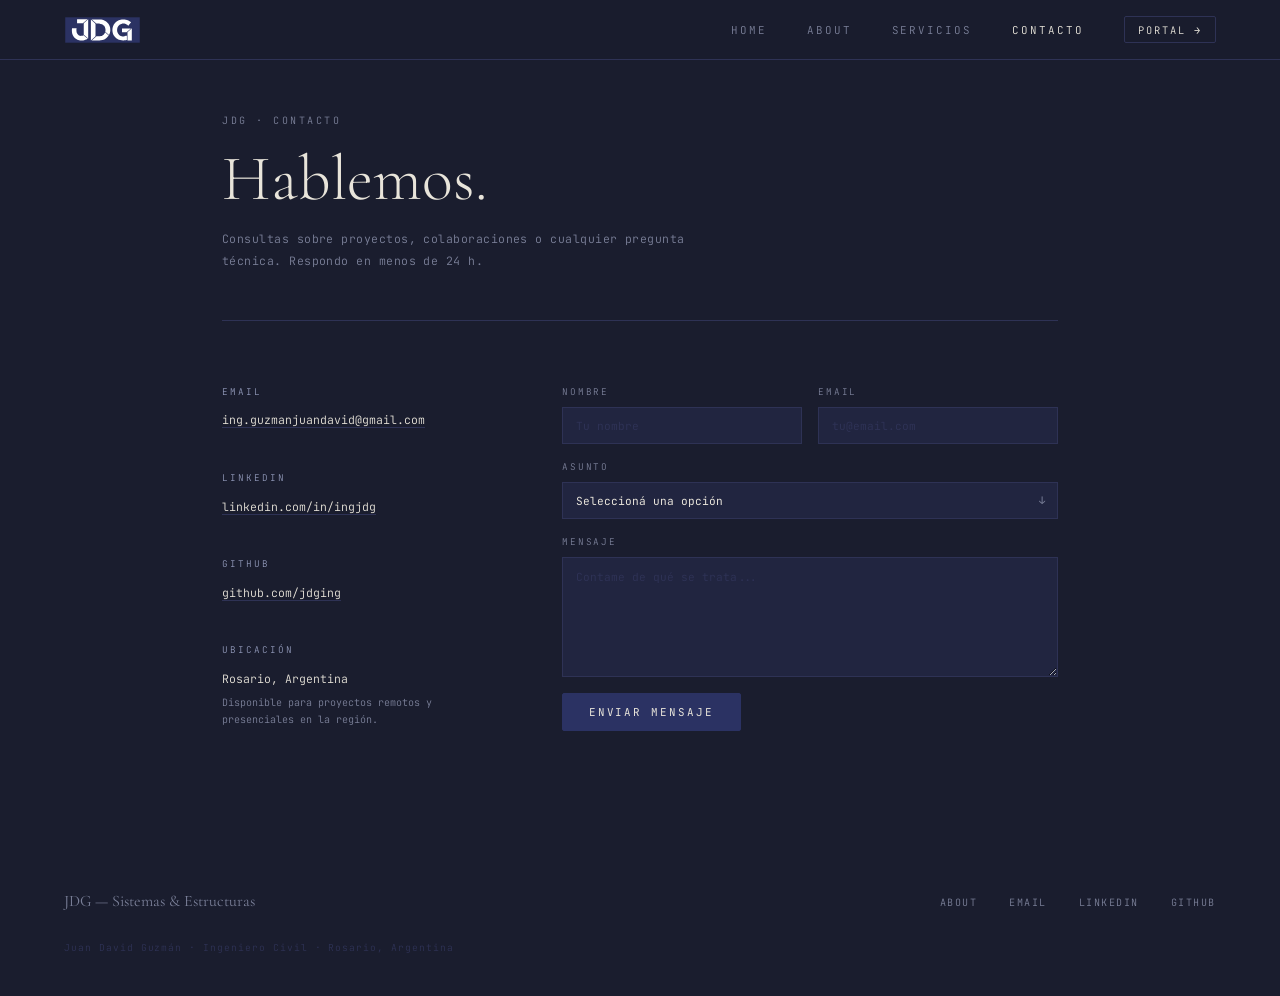
<file: src/contacto.html>
<!DOCTYPE html>
<html lang="es">
<head>
  <meta charset="UTF-8">
  <meta name="viewport" content="width=device-width, initial-scale=1.0">
  <title>Contacto — JDG Sistemas & Estructuras</title>

  <link rel="preconnect" href="https://fonts.googleapis.com">
  <link rel="preconnect" href="https://fonts.gstatic.com" crossorigin>
  <link href="https://fonts.googleapis.com/css2?family=Cormorant+Garamond:ital,wght@0,300;0,400;0,600;1,300&family=JetBrains+Mono:wght@300;400;500&display=swap" rel="stylesheet">

  <link rel="stylesheet" href="assets/css/variables.css">
  <link rel="stylesheet" href="assets/css/site.css">

  <style>
    /* ── LAYOUT ── */
    .page-wrap {
      max-width: 900px;
      margin: 0 auto;
      padding: 7rem 2rem 5rem;
    }

    /* ── HERO ── */
    .page-hero {
      padding-bottom: 3rem;
      border-bottom: 1px solid var(--border);
    }

    .hero-label {
      font-size: 0.63rem;
      letter-spacing: 0.25em;
      text-transform: uppercase;
      color: var(--muted);
      margin-bottom: 1rem;
    }

    .page-title {
      font-family: var(--font-serif);
      font-weight: 300;
      font-size: clamp(2.4rem, 5vw, 4rem);
      line-height: 1.05;
      color: var(--text);
      margin-bottom: 1rem;
    }

    .page-intro {
      font-size: 0.72rem;
      color: var(--muted);
      letter-spacing: 0.04em;
      line-height: 1.9;
      max-width: 480px;
    }

    /* ── GRID PRINCIPAL: info + formulario ── */
    .contact-grid {
      display: grid;
      grid-template-columns: 260px 1fr;
      gap: 5rem;
      padding-top: 4rem;
    }

    /* ── COLUMNA IZQUIERDA: info de contacto ── */
    .contact-info {}

    .info-block {
      margin-bottom: 2.5rem;
    }

    .info-label {
      font-size: 0.58rem;
      letter-spacing: 0.22em;
      text-transform: uppercase;
      color: var(--accent);
      margin-bottom: 0.6rem;
    }

    .info-value {
      font-size: 0.72rem;
      color: var(--text);
      line-height: 1.8;
    }

    .info-value a {
      color: var(--text);
      text-decoration: none;
      border-bottom: 1px solid var(--border);
      transition: border-color 0.2s, color 0.2s;
    }

    .info-value a:hover {
      color: var(--accent);
      border-color: var(--accent);
    }

    .info-note {
      font-size: 0.63rem;
      color: var(--muted);
      line-height: 1.7;
      margin-top: 0.3rem;
    }

    /* ── COLUMNA DERECHA: formulario ── */
    .contact-form {}

    .form-row {
      display: grid;
      grid-template-columns: 1fr 1fr;
      gap: 1rem;
      margin-bottom: 1rem;
    }

    .form-group {
      display: flex;
      flex-direction: column;
      gap: 0.4rem;
      margin-bottom: 1rem;
    }

    /* Cuando form-group está dentro de form-row, el margen lo maneja el gap del grid */
    .form-row .form-group {
      margin-bottom: 0;
    }

    .form-group label {
      font-size: 0.58rem;
      letter-spacing: 0.2em;
      text-transform: uppercase;
      color: var(--muted);
    }

    .form-group input,
    .form-group select,
    .form-group textarea {
      background: var(--surface);
      border: 1px solid var(--border);
      color: var(--text);
      font-family: var(--font-mono);
      font-size: 0.7rem;
      padding: 0.65rem 0.8rem;
      outline: none;
      transition: border-color 0.2s;
      width: 100%;
      box-sizing: border-box;
      /* Elimina el estilo nativo del select en algunos browsers */
      -webkit-appearance: none;
      appearance: none;
      border-radius: 0;
    }

    .form-group input:focus,
    .form-group select:focus,
    .form-group textarea:focus {
      border-color: var(--accent);
    }

    .form-group input::placeholder,
    .form-group textarea::placeholder {
      color: var(--border);
    }

    /* Select: agrega la flecha manualmente para mantener el estilo */
    .select-wrap {
      position: relative;
    }

    .select-wrap::after {
      content: '↓';
      position: absolute;
      right: 0.8rem;
      top: 50%;
      transform: translateY(-50%);
      font-family: var(--font-mono);
      font-size: 0.65rem;
      color: var(--muted);
      pointer-events: none;
    }

    .form-group textarea {
      resize: vertical;
      min-height: 120px;
      line-height: 1.7;
    }

    /* ── ESTADOS: éxito y error ── */
    .form-feedback {
      display: none;
      padding: 1rem 1.2rem;
      font-size: 0.68rem;
      line-height: 1.7;
      margin-top: 1rem;
    }

    .form-feedback.success {
      border: 1px solid rgba(74, 124, 89, 0.4);
      background: rgba(74, 124, 89, 0.08);
      color: #a3d4b1;
    }

    .form-feedback.error {
      border: 1px solid rgba(124, 74, 74, 0.4);
      background: rgba(124, 74, 74, 0.08);
      color: #d4a3a3;
    }

    .form-feedback.visible {
      display: block;
    }

    /* ── RESPONSIVE ── */
    @media (max-width: 768px) {
      .contact-grid {
        grid-template-columns: 1fr;
        gap: 3rem;
      }

      .form-row {
        grid-template-columns: 1fr;
      }

      .page-wrap { padding: 6rem 1.5rem 4rem; }
    }
  </style>
</head>

<body>

  <!-- ── NAV ── -->
  <nav>
    <span class="nav-logo">
      <!-- ACOTACIÓN PARA R.P.: Logo blanco sobre fondo oscuro. -->
      <img src="../marca/jdg/logo.svg" alt="JDG">
    </span>
    <ul class="nav-links">
      <li><a href="index.html">Home</a></li>
      <li><a href="about.html">About</a></li>
      <li><a href="servicios.html">Servicios</a></li>
      <li><a href="contacto.html" class="active">Contacto</a></li>
      <li><a class="nav-portal" href="portal/index.html">Portal →</a></li>
    </ul>
  </nav>

  <div class="page-wrap">

    <!-- ── HERO ── -->
    <div class="page-hero">
      <p class="hero-label">JDG · Contacto</p>
      <h1 class="page-title">Hablemos.</h1>
      <p class="page-intro">
        Consultas sobre proyectos, colaboraciones o cualquier pregunta técnica. Respondo en menos de 24 h.
      </p>
    </div>

    <!-- ── GRID ── -->
    <div class="contact-grid">

      <!-- ── INFO ── -->
      <div class="contact-info">

        <div class="info-block">
          <p class="info-label">Email</p>
          <p class="info-value">
            <a href="mailto:ing.guzmanjuandavid@gmail.com">ing.guzmanjuandavid@gmail.com</a>
          </p>
        </div>

        <div class="info-block">
          <p class="info-label">LinkedIn</p>
          <p class="info-value">
            <a href="https://www.linkedin.com/in/ingjdg/" target="_blank" rel="noopener">linkedin.com/in/ingjdg</a>
          </p>
        </div>

        <div class="info-block">
          <p class="info-label">GitHub</p>
          <p class="info-value">
            <a href="https://github.com/jdging" target="_blank" rel="noopener">github.com/jdging</a>
          </p>
        </div>

        <div class="info-block">
          <p class="info-label">Ubicación</p>
          <p class="info-value">Rosario, Argentina</p>
          <p class="info-note">Disponible para proyectos remotos y presenciales en la región.</p>
        </div>

      </div>

      <!-- ── FORMULARIO ── -->
      <!--
        Formspree: envía el POST a su servidor, que redirige el mensaje al email configurado.
        Con fetch() + Accept: application/json, la respuesta queda en la página (sin redirect).
        El endpoint https://formspree.io/f/xvzvqvak está vinculado al email del proyecto.
      -->
      <div class="contact-form">
        <form id="contact-form" action="https://formspree.io/f/xvzvqvak" method="POST" novalidate>

          <div class="form-row">
            <div class="form-group">
              <label for="name">Nombre</label>
              <input type="text" id="name" name="name" placeholder="Tu nombre" required>
            </div>
            <div class="form-group">
              <label for="email">Email</label>
              <input type="email" id="email" name="email" placeholder="tu@email.com" required>
            </div>
          </div>

          <div class="form-group">
            <label for="subject">Asunto</label>
            <div class="select-wrap">
              <select id="subject" name="subject" required>
                <option value="" disabled selected>Seleccioná una opción</option>
                <option value="Consulta técnica">Consulta técnica</option>
                <option value="Proyecto estructural">Proyecto estructural</option>
                <option value="Sistema de gestión">Sistema de gestión</option>
                <option value="Software de ingeniería">Software de ingeniería</option>
                <option value="Otro">Otro</option>
              </select>
            </div>
          </div>

          <div class="form-group">
            <label for="message">Mensaje</label>
            <textarea id="message" name="message" placeholder="Contame de qué se trata..." required></textarea>
          </div>

          <button type="submit" class="btn-primary" id="submit-btn" style="display:inline-block;">
            Enviar mensaje
          </button>

          <div class="form-feedback success" id="feedback-success">
            Mensaje enviado. Te respondo en menos de 24 h.
          </div>
          <div class="form-feedback error" id="feedback-error">
            Hubo un error al enviar. Intentá de nuevo o escribime directamente a <a href="mailto:ing.guzmanjuandavid@gmail.com">ing.guzmanjuandavid@gmail.com</a>.
          </div>

        </form>
      </div>

    </div><!-- /contact-grid -->

  </div><!-- /page-wrap -->

  <!-- ── FOOTER ── -->
  <footer>
    <span class="footer-brand">JDG — Sistemas & Estructuras</span>
    <ul class="footer-links">
      <li><a href="about.html">About</a></li>
      <li><a href="mailto:ing.guzmanjuandavid@gmail.com">Email</a></li>
      <li><a href="https://www.linkedin.com/in/ingjdg/" target="_blank" rel="noopener">LinkedIn</a></li>
      <li><a href="https://github.com/jdging" target="_blank" rel="noopener">GitHub</a></li>
    </ul>
    <p class="footer-copy">Juan David Guzmán · Ingeniero Civil · Rosario, Argentina</p>
  </footer>

  <script>
    // === SECCIÓN: envío del formulario vía Formspree ===
    // Qué hace: intercepta el submit, lo manda a Formspree con fetch() y muestra el resultado inline.
    // Por qué fetch() en vez de POST directo: evita el redirect a la página de Formspree.
    //   Con Accept: application/json, Formspree devuelve JSON en vez de HTML → nos quedamos en la página.
    // Nota: fetch() funciona en Live Server y en GitHub Pages (ambos son http/https).
    //   En file:// Chrome bloqueará la request — pero este form no tiene sentido en file://.

    const form = document.getElementById('contact-form');
    const submitBtn = document.getElementById('submit-btn');
    const feedbackSuccess = document.getElementById('feedback-success');
    const feedbackError   = document.getElementById('feedback-error');

    form.addEventListener('submit', async function(e) {
      e.preventDefault();

      // Estado cargando
      submitBtn.textContent = 'Enviando...';
      submitBtn.disabled = true;

      try {
        const response = await fetch(form.action, {
          method: 'POST',
          body: new FormData(form),
          headers: { 'Accept': 'application/json' }
        });

        if (response.ok) {
          // Éxito: ocultar form, mostrar mensaje
          form.reset();
          submitBtn.style.display = 'none';
          feedbackSuccess.classList.add('visible');
        } else {
          // Formspree respondió con error (ej: límite del plan alcanzado)
          submitBtn.textContent = 'Enviar mensaje';
          submitBtn.disabled = false;
          feedbackError.classList.add('visible');
        }
      } catch (err) {
        // Error de red (sin conexión, CORS en file://, etc.)
        submitBtn.textContent = 'Enviar mensaje';
        submitBtn.disabled = false;
        feedbackError.classList.add('visible');
      }
    });
  </script>

</body>
</html>
</file>
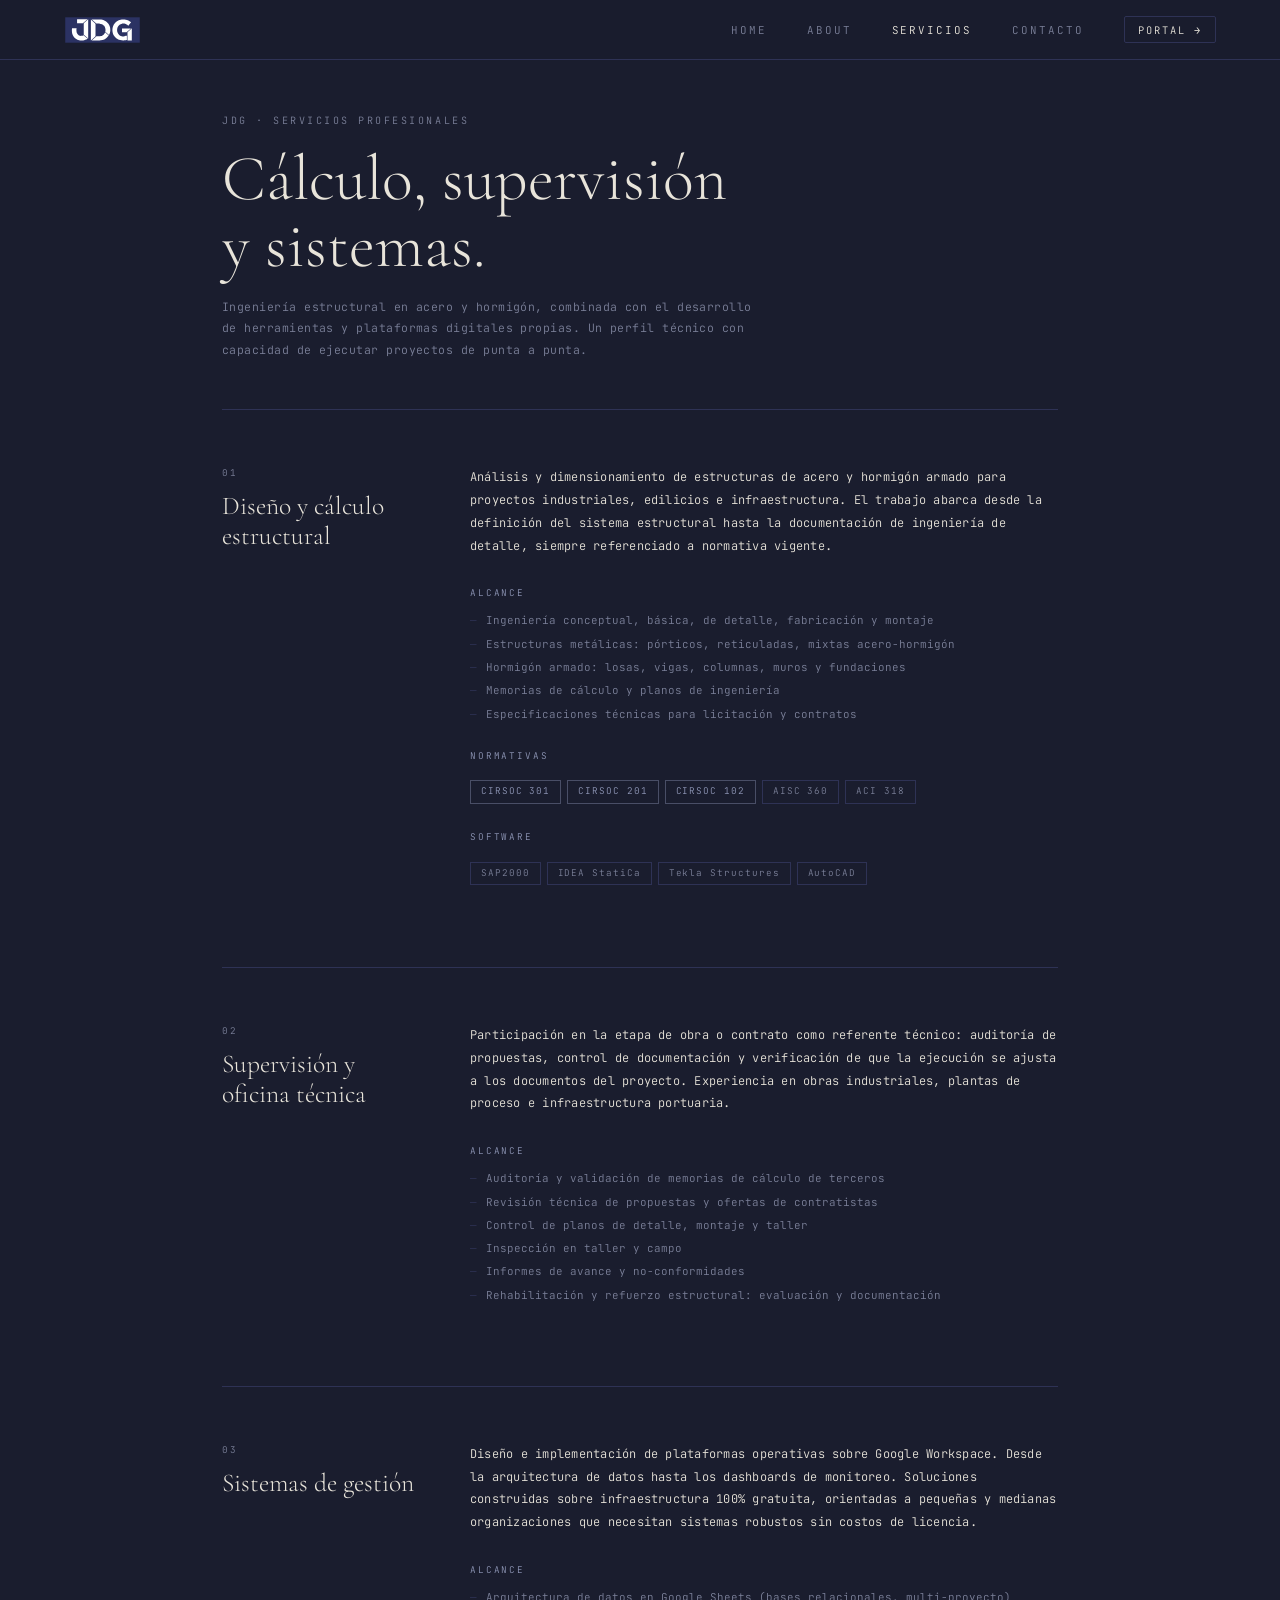
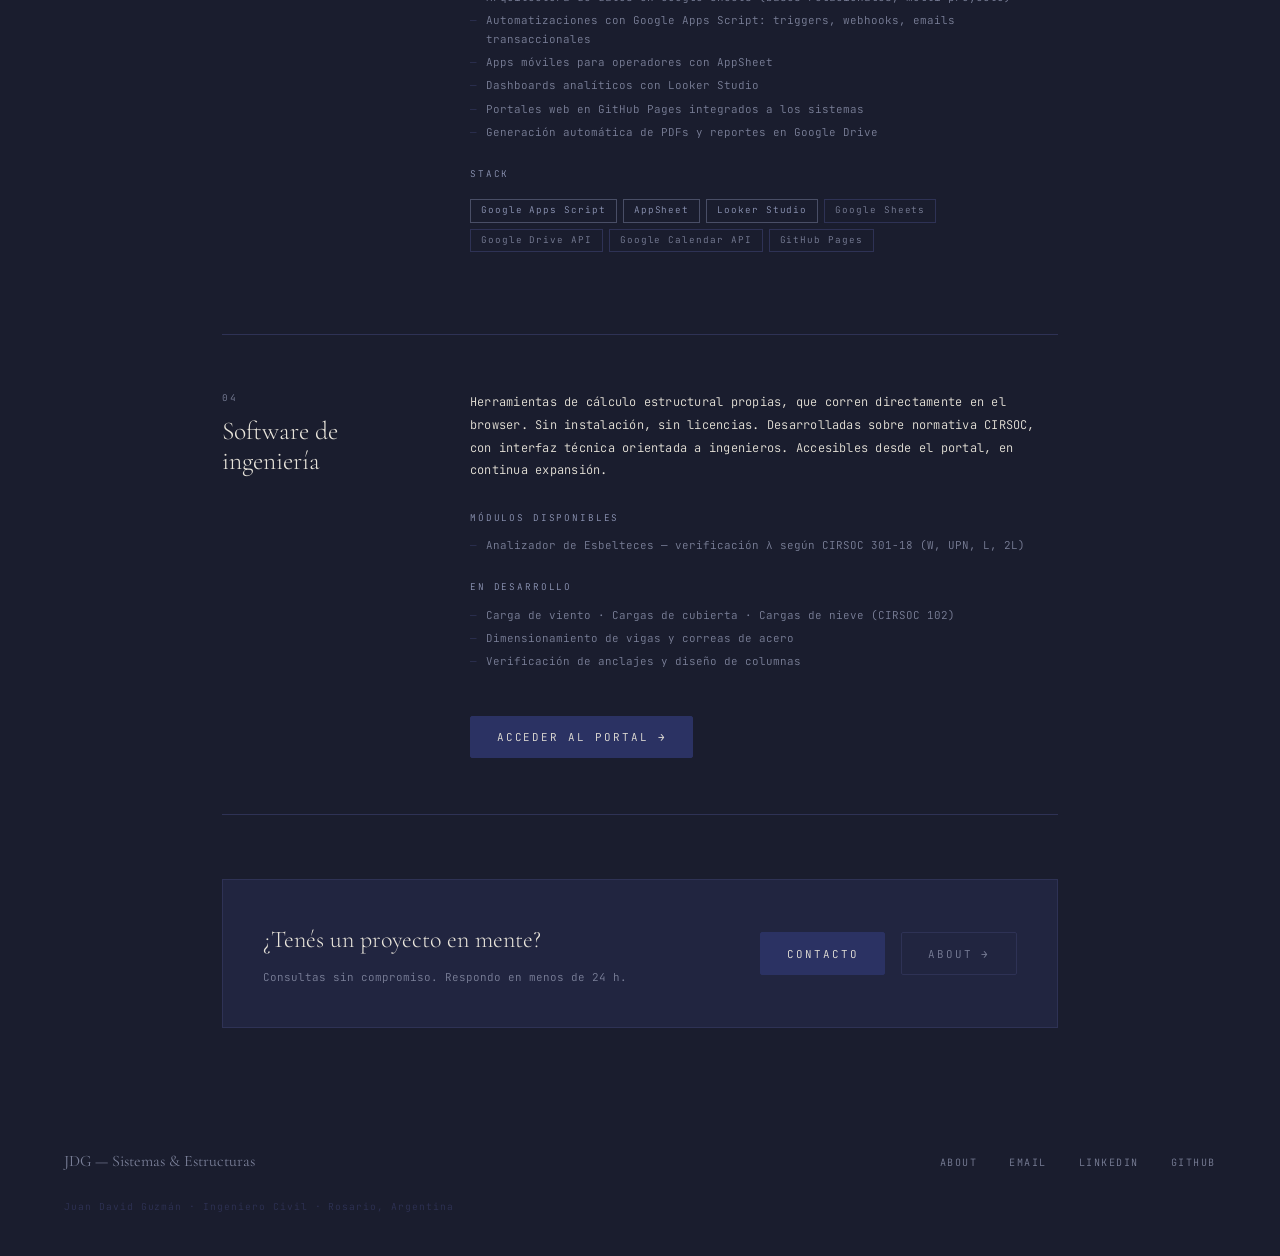
<file: src/servicios.html>
<!DOCTYPE html>
<html lang="es">
<head>
  <meta charset="UTF-8">
  <meta name="viewport" content="width=device-width, initial-scale=1.0">
  <title>Servicios — JDG Sistemas & Estructuras</title>

  <link rel="preconnect" href="https://fonts.googleapis.com">
  <link rel="preconnect" href="https://fonts.gstatic.com" crossorigin>
  <link href="https://fonts.googleapis.com/css2?family=Cormorant+Garamond:ital,wght@0,300;0,400;0,600;1,300&family=JetBrains+Mono:wght@300;400;500&display=swap" rel="stylesheet">

  <link rel="stylesheet" href="assets/css/variables.css">
  <link rel="stylesheet" href="assets/css/site.css">

  <style>
    /* ── LAYOUT ── */
    .page-wrap {
      max-width: 900px;
      margin: 0 auto;
      padding: 7rem 2rem 5rem;
    }

    /* ── HERO ── */
    .page-hero {
      padding-bottom: 3rem;
      border-bottom: 1px solid var(--border);
      margin-bottom: 0;
    }

    .hero-label {
      font-size: 0.63rem;
      letter-spacing: 0.25em;
      text-transform: uppercase;
      color: var(--muted);
      margin-bottom: 1rem;
    }

    .page-title {
      font-family: var(--font-serif);
      font-weight: 300;
      font-size: clamp(2.4rem, 5vw, 4rem);
      line-height: 1.05;
      color: var(--text);
      margin-bottom: 1rem;
    }

    .page-intro {
      font-size: 0.72rem;
      color: var(--muted);
      letter-spacing: 0.04em;
      line-height: 1.9;
      max-width: 540px;
    }

    /* ── SECCIÓN DE SERVICIO ── */
    .service-section {
      padding: 3.5rem 0;
      border-bottom: 1px solid var(--border);
      display: grid;
      grid-template-columns: 200px 1fr;
      gap: 3rem;
    }

    .service-section:last-of-type {
      border-bottom: none;
    }

    /* Columna izquierda: número + título */
    .service-left {}

    .service-num {
      font-size: 0.58rem;
      letter-spacing: 0.22em;
      color: var(--muted);
      margin-bottom: 0.6rem;
    }

    .service-name {
      font-family: var(--font-serif);
      font-size: 1.6rem;
      font-weight: 300;
      line-height: 1.15;
      color: var(--text);
    }

    /* Columna derecha: contenido */
    .service-right {}

    .service-desc {
      font-size: 0.75rem;
      color: var(--text);
      line-height: 1.9;
      margin-bottom: 1.8rem;
      letter-spacing: 0.02em;
    }

    /* Bloque de items dentro de un servicio (alcance, normativas, etc.) */
    .service-block {
      margin-bottom: 1.6rem;
    }

    .block-label {
      font-size: 0.58rem;
      letter-spacing: 0.2em;
      text-transform: uppercase;
      color: var(--accent);
      margin-bottom: 0.6rem;
    }

    .block-list {
      list-style: none;
      display: flex;
      flex-direction: column;
      gap: 0.3rem;
    }

    .block-list li {
      font-size: 0.68rem;
      color: var(--muted);
      line-height: 1.7;
      padding-left: 1rem;
      position: relative;
    }

    .block-list li::before {
      content: '—';
      position: absolute;
      left: 0;
      color: var(--border);
    }

    /* Tags de tecnología/normativa */
    .tag-row {
      display: flex;
      flex-wrap: wrap;
      gap: 6px;
      margin-top: 1rem;
    }

    .tag {
      font-size: 0.58rem;
      letter-spacing: 0.1em;
      padding: 3px 10px;
      border: 1px solid var(--border);
      color: var(--muted);
    }

    .tag.hi {
      border-color: rgba(144, 152, 184, 0.4);
      color: var(--accent);
    }

    /* ── CTA FINAL ── */
    .page-cta {
      margin-top: 4rem;
      padding: 2.5rem;
      border: 1px solid var(--border);
      background: var(--surface);
      display: flex;
      align-items: center;
      justify-content: space-between;
      gap: 2rem;
      flex-wrap: wrap;
    }

    .cta-text h3 {
      font-family: var(--font-serif);
      font-size: 1.5rem;
      font-weight: 300;
      margin-bottom: 0.4rem;
    }

    .cta-text p {
      font-size: 0.68rem;
      color: var(--muted);
      line-height: 1.8;
    }

    .cta-actions {
      display: flex;
      gap: 1rem;
      flex-shrink: 0;
    }

    /* ── RESPONSIVE ── */
    @media (max-width: 768px) {
      .service-section {
        grid-template-columns: 1fr;
        gap: 1.2rem;
      }
      .page-cta {
        flex-direction: column;
        align-items: flex-start;
      }
    }
  </style>
</head>

<body>

  <!-- ── NAV ── -->
  <nav>
    <span class="nav-logo">
      <!-- ACOTACIÓN PARA R.P.: Logo blanco sobre fondo oscuro. -->
      <img src="../marca/jdg/logo.svg" alt="JDG">
    </span>
    <ul class="nav-links">
      <li><a href="index.html">Home</a></li>
      <li><a href="about.html">About</a></li>
      <li><a href="servicios.html" class="active">Servicios</a></li>
      <li><a href="contacto.html">Contacto</a></li>
      <li><a class="nav-portal" href="portal/index.html">Portal →</a></li>
    </ul>
  </nav>

  <div class="page-wrap">

    <!-- ── HERO ── -->
    <div class="page-hero">
      <p class="hero-label">JDG · Servicios profesionales</p>
      <h1 class="page-title">Cálculo, supervisión<br>y sistemas.</h1>
      <p class="page-intro">
        Ingeniería estructural en acero y hormigón, combinada con el desarrollo de herramientas y plataformas digitales propias. Un perfil técnico con capacidad de ejecutar proyectos de punta a punta.
      </p>
    </div>

    <!-- ══════════════════════════════════════════════════════════
         01 — DISEÑO Y CÁLCULO ESTRUCTURAL
         ══════════════════════════════════════════════════════════ -->
    <div class="service-section">
      <div class="service-left">
        <p class="service-num">01</p>
        <h2 class="service-name">Diseño y cálculo estructural</h2>
      </div>

      <div class="service-right">
        <p class="service-desc">
          Análisis y dimensionamiento de estructuras de acero y hormigón armado para proyectos industriales, edilicios e infraestructura. El trabajo abarca desde la definición del sistema estructural hasta la documentación de ingeniería de detalle, siempre referenciado a normativa vigente.
        </p>

        <div class="service-block">
          <p class="block-label">Alcance</p>
          <ul class="block-list">
            <li>Ingeniería conceptual, básica, de detalle, fabricación y montaje</li>
            <li>Estructuras metálicas: pórticos, reticuladas, mixtas acero-hormigón</li>
            <li>Hormigón armado: losas, vigas, columnas, muros y fundaciones</li>
            <li>Memorias de cálculo y planos de ingeniería</li>
            <li>Especificaciones técnicas para licitación y contratos</li>
          </ul>
        </div>

        <div class="service-block">
          <p class="block-label">Normativas</p>
          <div class="tag-row">
            <span class="tag hi">CIRSOC 301</span>
            <span class="tag hi">CIRSOC 201</span>
            <span class="tag hi">CIRSOC 102</span>
            <span class="tag">AISC 360</span>
            <span class="tag">ACI 318</span>
          </div>
        </div>

        <div class="service-block">
          <p class="block-label">Software</p>
          <div class="tag-row">
            <span class="tag">SAP2000</span>
            <span class="tag">IDEA StatiCa</span>
            <span class="tag">Tekla Structures</span>
            <span class="tag">AutoCAD</span>
          </div>
        </div>
      </div>
    </div>

    <!-- ══════════════════════════════════════════════════════════
         02 — SUPERVISIÓN Y OFICINA TÉCNICA
         ══════════════════════════════════════════════════════════ -->
    <div class="service-section">
      <div class="service-left">
        <p class="service-num">02</p>
        <h2 class="service-name">Supervisión y oficina técnica</h2>
      </div>

      <div class="service-right">
        <p class="service-desc">
          Participación en la etapa de obra o contrato como referente técnico: auditoría de propuestas, control de documentación y verificación de que la ejecución se ajusta a los documentos del proyecto. Experiencia en obras industriales, plantas de proceso e infraestructura portuaria.
        </p>

        <div class="service-block">
          <p class="block-label">Alcance</p>
          <ul class="block-list">
            <li>Auditoría y validación de memorias de cálculo de terceros</li>
            <li>Revisión técnica de propuestas y ofertas de contratistas</li>
            <li>Control de planos de detalle, montaje y taller</li>
            <li>Inspección en taller y campo</li>
            <li>Informes de avance y no-conformidades</li>
            <li>Rehabilitación y refuerzo estructural: evaluación y documentación</li>
          </ul>
        </div>
      </div>
    </div>

    <!-- ══════════════════════════════════════════════════════════
         03 — SISTEMAS DE GESTIÓN
         ══════════════════════════════════════════════════════════ -->
    <div class="service-section">
      <div class="service-left">
        <p class="service-num">03</p>
        <h2 class="service-name">Sistemas de gestión</h2>
      </div>

      <div class="service-right">
        <p class="service-desc">
          Diseño e implementación de plataformas operativas sobre Google Workspace. Desde la arquitectura de datos hasta los dashboards de monitoreo. Soluciones construidas sobre infraestructura 100% gratuita, orientadas a pequeñas y medianas organizaciones que necesitan sistemas robustos sin costos de licencia.
        </p>

        <div class="service-block">
          <p class="block-label">Alcance</p>
          <ul class="block-list">
            <li>Arquitectura de datos en Google Sheets (bases relacionales, multi-proyecto)</li>
            <li>Automatizaciones con Google Apps Script: triggers, webhooks, emails transaccionales</li>
            <li>Apps móviles para operadores con AppSheet</li>
            <li>Dashboards analíticos con Looker Studio</li>
            <li>Portales web en GitHub Pages integrados a los sistemas</li>
            <li>Generación automática de PDFs y reportes en Google Drive</li>
          </ul>
        </div>

        <div class="service-block">
          <p class="block-label">Stack</p>
          <div class="tag-row">
            <span class="tag hi">Google Apps Script</span>
            <span class="tag hi">AppSheet</span>
            <span class="tag hi">Looker Studio</span>
            <span class="tag">Google Sheets</span>
            <span class="tag">Google Drive API</span>
            <span class="tag">Google Calendar API</span>
            <span class="tag">GitHub Pages</span>
          </div>
        </div>
      </div>
    </div>

    <!-- ══════════════════════════════════════════════════════════
         04 — SOFTWARE DE INGENIERÍA
         ══════════════════════════════════════════════════════════ -->
    <div class="service-section">
      <div class="service-left">
        <p class="service-num">04</p>
        <h2 class="service-name">Software de ingeniería</h2>
      </div>

      <div class="service-right">
        <p class="service-desc">
          Herramientas de cálculo estructural propias, que corren directamente en el browser. Sin instalación, sin licencias. Desarrolladas sobre normativa CIRSOC, con interfaz técnica orientada a ingenieros. Accesibles desde el portal, en continua expansión.
        </p>

        <div class="service-block">
          <p class="block-label">Módulos disponibles</p>
          <ul class="block-list">
            <li>Analizador de Esbelteces — verificación λ según CIRSOC 301-18 (W, UPN, L, 2L)</li>
          </ul>
        </div>

        <div class="service-block">
          <p class="block-label">En desarrollo</p>
          <ul class="block-list">
            <li>Carga de viento · Cargas de cubierta · Cargas de nieve (CIRSOC 102)</li>
            <li>Dimensionamiento de vigas y correas de acero</li>
            <li>Verificación de anclajes y diseño de columnas</li>
          </ul>
        </div>

        <a class="btn-primary" href="portal/index.html" style="display:inline-block; margin-top: 1.2rem;">
          Acceder al portal →
        </a>
      </div>
    </div>

    <!-- ── CTA FINAL ── -->
    <div class="page-cta">
      <div class="cta-text">
        <h3>¿Tenés un proyecto en mente?</h3>
        <p>Consultas sin compromiso. Respondo en menos de 24 h.</p>
      </div>
      <div class="cta-actions">
        <a class="btn-primary" href="contacto.html">Contacto</a>
        <a class="btn-ghost" href="about.html">About →</a>
      </div>
    </div>

  </div><!-- /page-wrap -->

  <!-- ── FOOTER ── -->
  <footer>
    <span class="footer-brand">JDG — Sistemas & Estructuras</span>
    <ul class="footer-links">
      <li><a href="about.html">About</a></li>
      <li><a href="mailto:ing.guzmanjuandavid@gmail.com">Email</a></li>
      <li><a href="https://www.linkedin.com/in/ingjdg/" target="_blank" rel="noopener">LinkedIn</a></li>
      <li><a href="https://github.com/jdging" target="_blank" rel="noopener">GitHub</a></li>
    </ul>
    <p class="footer-copy">Juan David Guzmán · Ingeniero Civil · Rosario, Argentina</p>
  </footer>

</body>
</html>
</file>
<file: src/assets/css/variables.css>
/* ── VARIABLES GLOBALES — JDG Sistemas & Estructuras ── */
:root {
  --bg:         #1a1d2e;
  --surface:    #212540;
  --border:     #2e3255;
  --navy:       #2b3263;
  --text:       #e8e4da;
  --muted:      #7b8099;
  --accent:     #9098b8;   /* sitio público — azul gris */
  --warm:       #c9b99a;   /* portal y CV — tono cálido */

  --font-serif: 'Cormorant Garamond', Georgia, serif;
  --font-mono:  'JetBrains Mono', 'Consolas', monospace;

  /* Portal */
  --sidebar-w:  72px;
  --header-h:   56px;
}

/* ── RESET ── */
*, *::before, *::after { box-sizing: border-box; margin: 0; padding: 0; }
html { scroll-behavior: smooth; }

/* ── BASE ── */
body {
  background: var(--bg);
  color: var(--text);
  font-family: var(--font-mono);
  font-weight: 300;
  font-size: 14px;
  line-height: 1.7;
  min-height: 100vh;
}

a { color: inherit; text-decoration: none; }
</file>
<file: src/assets/css/site.css>
/* ── NAV ── */
nav {
  position: fixed;
  top: 0; left: 0; right: 0;
  z-index: 100;
  display: flex;
  align-items: center;
  justify-content: space-between;
  padding: 0 4rem;
  height: 60px;
  background: rgba(26, 29, 46, 0.92);
  backdrop-filter: blur(8px);
  border-bottom: 1px solid var(--border);
}

.nav-logo { display: flex; align-items: center; gap: 0.6rem; }
.nav-logo img { height: 28px; width: auto; }

.nav-links {
  display: flex;
  align-items: center;
  gap: 2.5rem;
  list-style: none;
}

.nav-links a {
  font-size: 0.68rem;
  letter-spacing: 0.18em;
  text-transform: uppercase;
  color: var(--muted);
  transition: color 0.2s;
}
.nav-links a:hover,
.nav-links a.active { color: var(--text); }

.nav-links .nav-portal {
  font-size: 0.65rem;
  letter-spacing: 0.18em;
  text-transform: uppercase;
  color: var(--text);
  border: 1px solid var(--border);
  padding: 0.35rem 0.85rem;
  border-radius: 2px;
  transition: background 0.2s, border-color 0.2s;
}
.nav-links .nav-portal:hover {
  background: var(--navy);
  border-color: var(--navy);
  color: var(--text);
}

/* ── SECCIONES ── */
section {
  padding: 5rem 4rem;
  border-bottom: 1px solid var(--border);
}

.section-header {
  display: flex;
  align-items: center;
  gap: 1.2rem;
  margin-bottom: 3rem;
}

.section-label {
  font-size: 0.63rem;
  letter-spacing: 0.25em;
  text-transform: uppercase;
  color: var(--muted);
  white-space: nowrap;
}

.section-line {
  flex: 1;
  height: 1px;
  background: var(--border);
}

/* ── BOTONES ── */
.btn-primary {
  font-family: var(--font-mono);
  font-size: 0.68rem;
  letter-spacing: 0.18em;
  text-transform: uppercase;
  background: var(--navy);
  color: var(--text);
  border: 1px solid var(--navy);
  padding: 0.7rem 1.6rem;
  border-radius: 2px;
  cursor: pointer;
  transition: background 0.2s;
  display: inline-block;
}
.btn-primary:hover { background: #3a4480; border-color: #3a4480; }

.btn-ghost {
  font-family: var(--font-mono);
  font-size: 0.68rem;
  letter-spacing: 0.18em;
  text-transform: uppercase;
  color: var(--muted);
  border: 1px solid var(--border);
  padding: 0.7rem 1.6rem;
  border-radius: 2px;
  cursor: pointer;
  transition: color 0.2s, border-color 0.2s;
  display: inline-block;
}
.btn-ghost:hover { color: var(--text); border-color: var(--accent); }

/* ── FOOTER ── */
footer {
  padding: 2.5rem 4rem;
  display: flex;
  align-items: center;
  justify-content: space-between;
  flex-wrap: wrap;
  gap: 1rem;
}

.footer-brand {
  font-family: var(--font-serif);
  font-size: 1rem;
  font-weight: 400;
  color: var(--muted);
}

.footer-links {
  display: flex;
  gap: 2rem;
  list-style: none;
}
.footer-links a {
  font-size: 0.63rem;
  letter-spacing: 0.15em;
  text-transform: uppercase;
  color: var(--muted);
  transition: color 0.2s;
}
.footer-links a:hover { color: var(--text); }

.footer-copy {
  font-size: 0.6rem;
  color: var(--border);
  letter-spacing: 0.1em;
  width: 100%;
  margin-top: 0.5rem;
}

/* ── RESPONSIVE ── */
@media (max-width: 768px) {
  nav { padding: 0 1.5rem; }
  .nav-links { gap: 1.2rem; }
  section { padding: 4rem 1.5rem; }
  footer { padding: 2rem 1.5rem; }
}

@media (max-width: 480px) {
  .nav-links .nav-label { display: none; }
}
</file>
<file: src/assets/css/portal.css>
/* El portal usa el tono cálido como color de acento */
:root { --accent: #c9b99a; }

/* ── LAYOUT BASE (override del body de variables.css) ── */
html, body {
  height: 100%;
  overflow: hidden;
  font-size: 13px;
  line-height: 1.6;
}

.portal-layout {
  display: flex;
  height: 100vh;
}

/* ── SIDEBAR ── */
.sidebar {
  width: var(--sidebar-w);
  height: 100vh;
  background: var(--navy);
  border-right: 1px solid var(--border);
  display: flex;
  flex-direction: column;
  align-items: center;
  padding: 14px 0;
  flex-shrink: 0;
  z-index: 10;
}

.sidebar-logo {
  width: 32px;
  height: 32px;
  margin-bottom: 20px;
  opacity: 0.85;
  display: block;
}

.sidebar-nav {
  display: flex;
  flex-direction: column;
  gap: 2px;
  width: 100%;
  flex: 1;
}

.sidebar-item {
  position: relative;
  width: 100%;
  height: 50px;
  display: flex;
  align-items: center;
  justify-content: center;
  color: rgba(232, 228, 218, 0.4);
  text-decoration: none;
  transition: color 0.2s, background 0.2s;
  border-left: 2px solid transparent;
}

.sidebar-item:hover:not(.disabled) {
  color: var(--text);
  background: rgba(255, 255, 255, 0.06);
}

.sidebar-item.active {
  color: var(--accent);
  border-left-color: var(--accent);
  background: rgba(201, 185, 154, 0.08);
}

.sidebar-item.disabled { cursor: not-allowed; }

/* Tooltip al hover */
.sidebar-item::after {
  content: attr(data-tip);
  position: absolute;
  left: calc(var(--sidebar-w) + 6px);
  top: 50%;
  transform: translateY(-50%);
  background: var(--surface);
  border: 1px solid var(--border);
  color: var(--text);
  font-family: var(--font-mono);
  font-size: 11px;
  padding: 4px 10px;
  white-space: nowrap;
  pointer-events: none;
  opacity: 0;
  transition: opacity 0.15s;
  z-index: 100;
}

.sidebar-item:hover::after { opacity: 1; }

.sidebar-icon { width: 20px; height: 20px; }

.sidebar-divider {
  width: 28px;
  height: 1px;
  background: rgba(46, 50, 85, 0.8);
  margin: 6px auto;
}

/* ── MAIN ── */
.main {
  flex: 1;
  display: flex;
  flex-direction: column;
  min-width: 0;
  overflow: hidden;
}

/* ── MODULE HEADER ── */
.module-header {
  height: var(--header-h);
  border-bottom: 1px solid var(--border);
  display: flex;
  align-items: center;
  padding: 0 24px;
  gap: 14px;
  flex-shrink: 0;
}

.header-tag {
  font-size: 10px;
  letter-spacing: 0.18em;
  text-transform: uppercase;
  color: var(--muted);
}

.header-sep {
  width: 1px;
  height: 18px;
  background: var(--border);
}

.header-title {
  font-family: var(--font-serif);
  font-size: 21px;
  font-weight: 300;
  color: var(--text);
  letter-spacing: 0.02em;
}

/* Elemento derecho del header: "← Sitio" (hub) o normativa (módulos) */
.header-back,
.header-norm {
  margin-left: auto;
  font-size: 10px;
  color: var(--muted);
  letter-spacing: 0.1em;
  text-decoration: none;
}

.header-back { transition: color 0.2s; }
.header-back:hover { color: var(--text); }

/* ── SCROLLBAR ── */
::-webkit-scrollbar { width: 4px; }
::-webkit-scrollbar-track { background: var(--bg); }
::-webkit-scrollbar-thumb { background: var(--border); }
</file>
<file: marca/jdg/colores.css>
/* === MARCA JDG — Variables de color y tipografía === */
/* ACOTACIÓN PARA R.P.: Estos valores definen la identidad visual de TODOS los documentos JDG.
   Cambiar algo acá cambia automáticamente todos los documentos que usen este archivo.
   Paleta basada en el estilo del presupuesto Wash Motion (marzo 2026).
   
   Este archivo se usa para documentos con fondo CLARO (informes, propuestas, etc.).
   El presupuesto oscuro (presupuesto/template.html) tiene sus propios estilos inline. */

/* ── Google Fonts ── */
/* ACOTACIÓN PARA R.P.: Montserrat para títulos (peso visual fuerte, uppercase),
   Lato para cuerpo (legibilidad). Ambas gratuitas via Google Fonts. */
@import url('https://fonts.googleapis.com/css2?family=Montserrat:wght@300;400;700;900&family=Lato:wght@300;400;700&display=swap');

:root {
  /* ── Colores principales ── */
  /* ACOTACIÓN PARA R.P.: El navy (#2b3263) es el color insignia de JDG.
     En documentos claros se usa para títulos, bordes y acentos. */
  --jdg-primary: #2b3263;
  --jdg-secondary: #1e2348;
  --jdg-accent: #4a4f6e;
  --jdg-highlight: #2b3263;       /* Mismo navy — cambiar si se define un acento distinto */

  /* ── Neutros ── */
  --jdg-white: #ffffff;
  --jdg-light-gray: #f4f5f8;     /* Fondo sutil, filas alternas de tabla */
  --jdg-mid-gray: #9098b8;       /* Texto secundario, metadata */
  --jdg-dark-gray: #1a1d2e;      /* Texto principal sobre fondo claro */
  --jdg-black: #1a1d2e;

  /* ── Tipografía ── */
  --jdg-font-heading: 'Montserrat', 'Segoe UI', sans-serif;
  --jdg-font-body: 'Lato', 'Segoe UI', sans-serif;
  --jdg-font-mono: 'JetBrains Mono', 'Consolas', monospace;

  /* ── Tamaños tipográficos ── */
  /* ACOTACIÓN PARA R.P.: Escala para documentos con fondo claro.
     Montserrat se usa en uppercase con letter-spacing para labels y títulos. */
  --jdg-font-size-base: 13.5px;
  --jdg-font-size-small: 11.5px;
  --jdg-font-size-xs: 9px;        /* Labels uppercase con letter-spacing amplio */
  --jdg-font-size-h1: 24px;
  --jdg-font-size-h2: 14px;       /* Títulos de sección (uppercase + letter-spacing) */
  --jdg-font-size-h3: 12px;
  --jdg-font-size-price: 26px;

  /* ── Espaciado ── */
  --jdg-spacing-sm: 8px;
  --jdg-spacing-md: 16px;
  --jdg-spacing-lg: 28px;
  --jdg-spacing-xl: 44px;
  --jdg-padding-page: 56px;

  /* ── Subtítulo de marca ── */
  --jdg-brand-subtitle: "Estructuras & Sistemas";
}

/* ── Estilos base para documentos claros ── */
body {
  font-family: var(--jdg-font-body);
  font-size: var(--jdg-font-size-base);
  color: var(--jdg-dark-gray);
  line-height: 1.7;
}

h1, h2, h3, h4 {
  font-family: var(--jdg-font-heading);
  color: var(--jdg-primary);
}

/* ── Clase utilitaria: labels de sección estilo JDG ── */
/* ACOTACIÓN PARA R.P.: Texto chiquito uppercase con línea al costado.
   Usado en presupuestos y documentos formales. */
.jdg-section-label {
  font-family: var(--jdg-font-heading);
  font-weight: 900;
  font-size: var(--jdg-font-size-xs);
  letter-spacing: 0.28em;
  text-transform: uppercase;
  color: var(--jdg-mid-gray);
}

/* ── Print ── */
@media print {
  body { font-size: 12px; }
  .no-print { display: none !important; }
  a { color: var(--jdg-dark-gray); text-decoration: none; }
  @page { margin: 2cm; }
}
</file>
